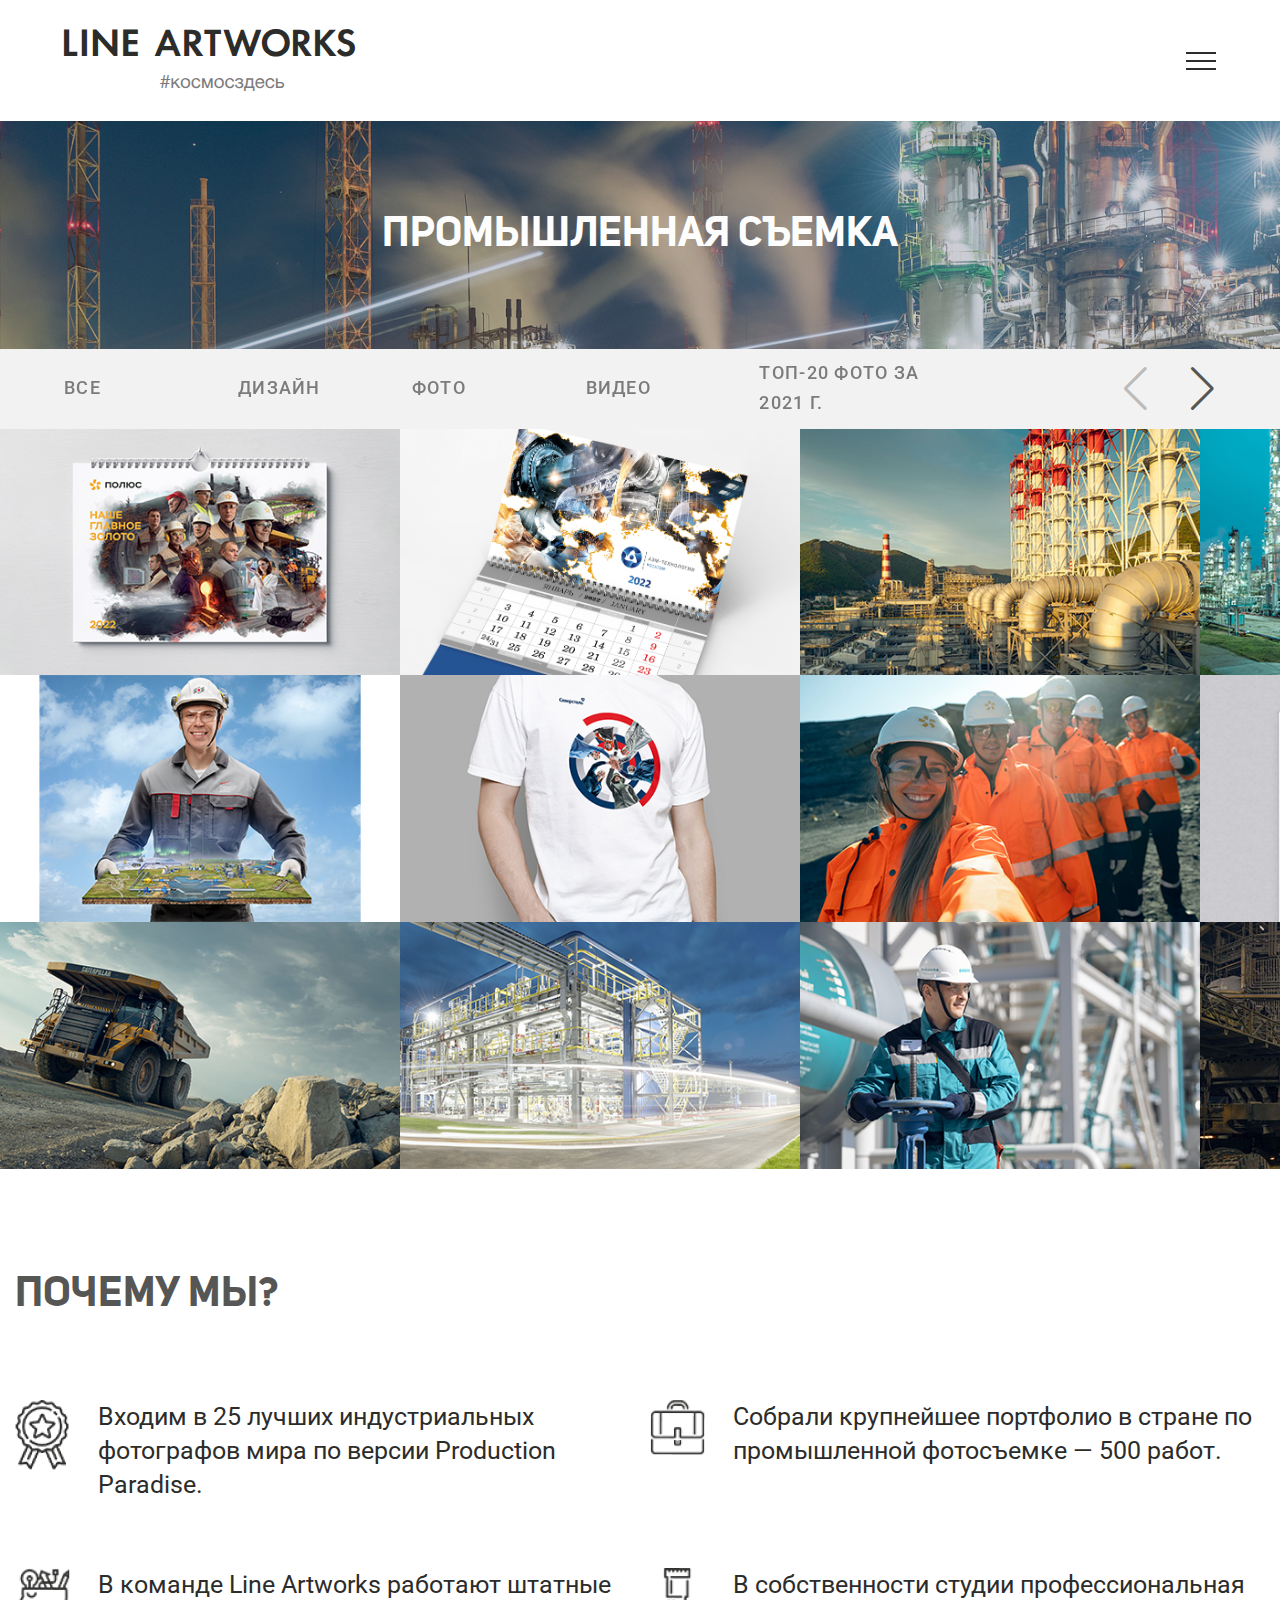
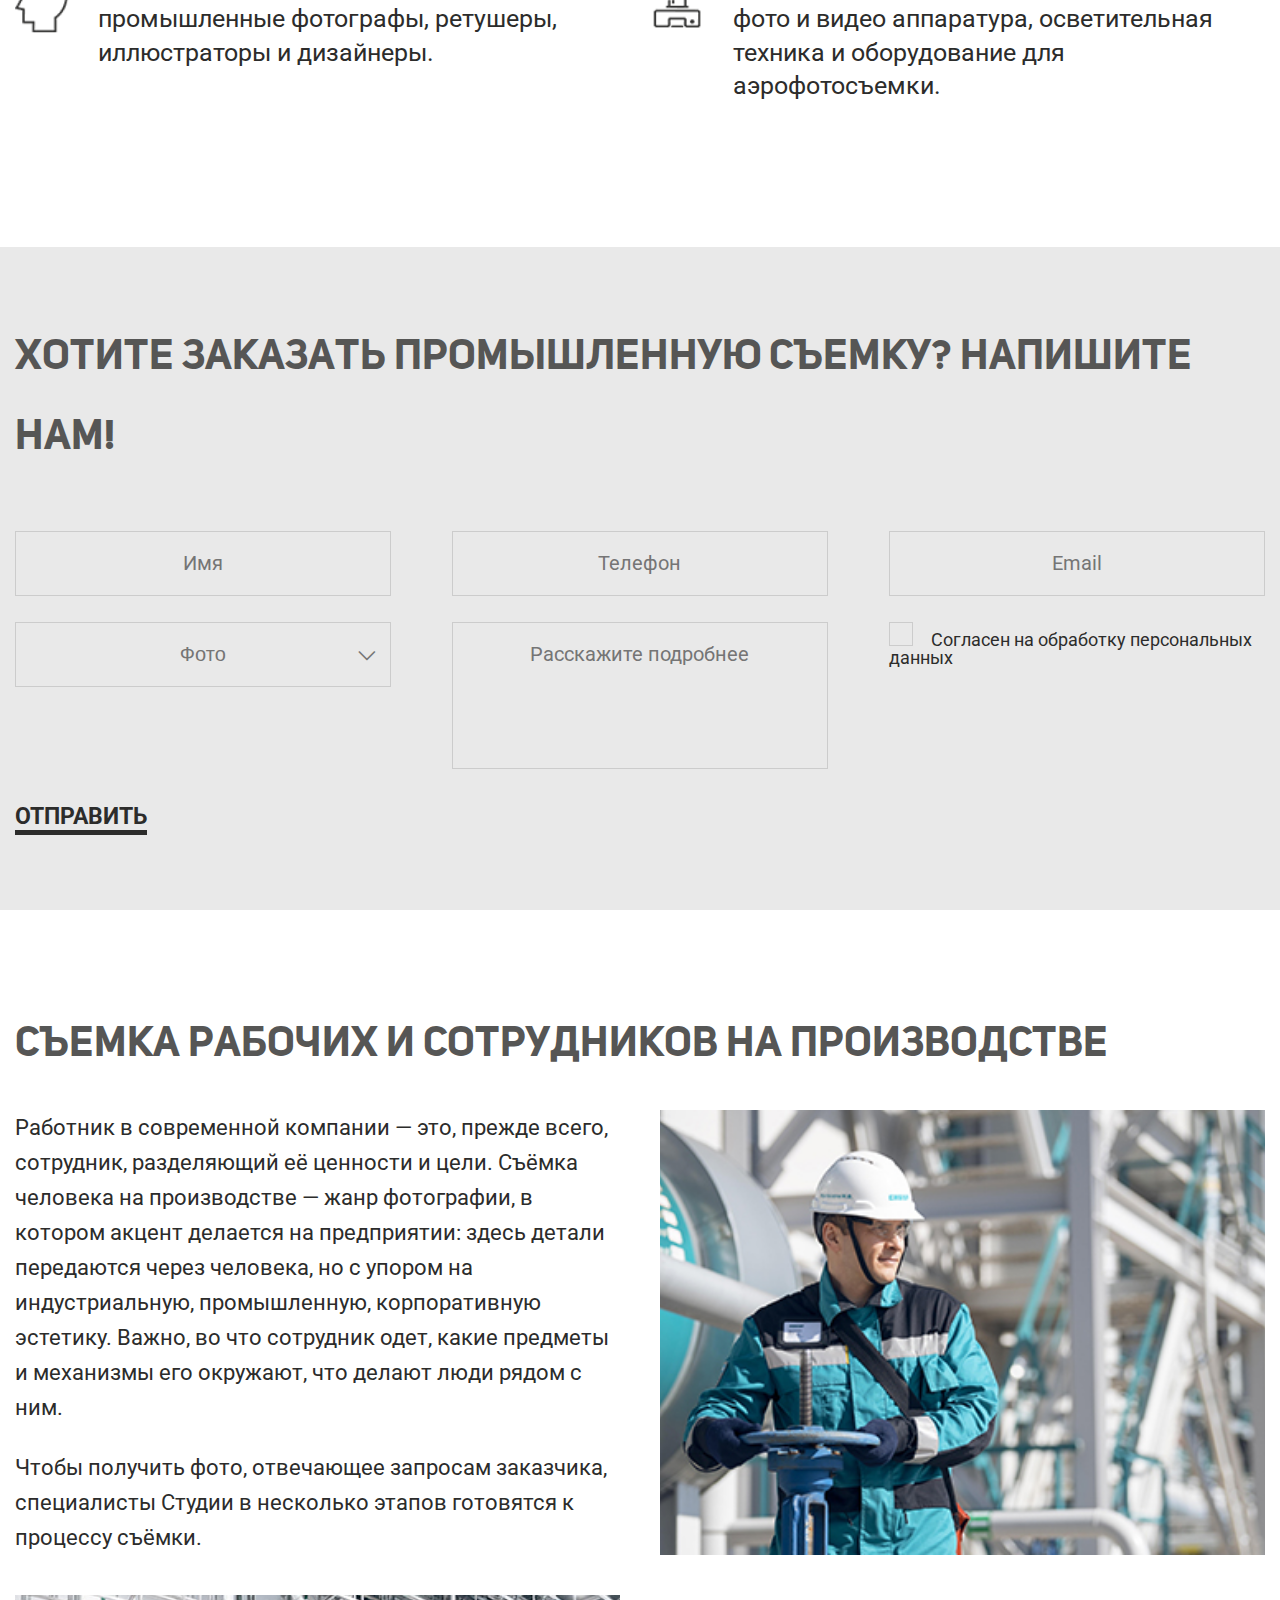
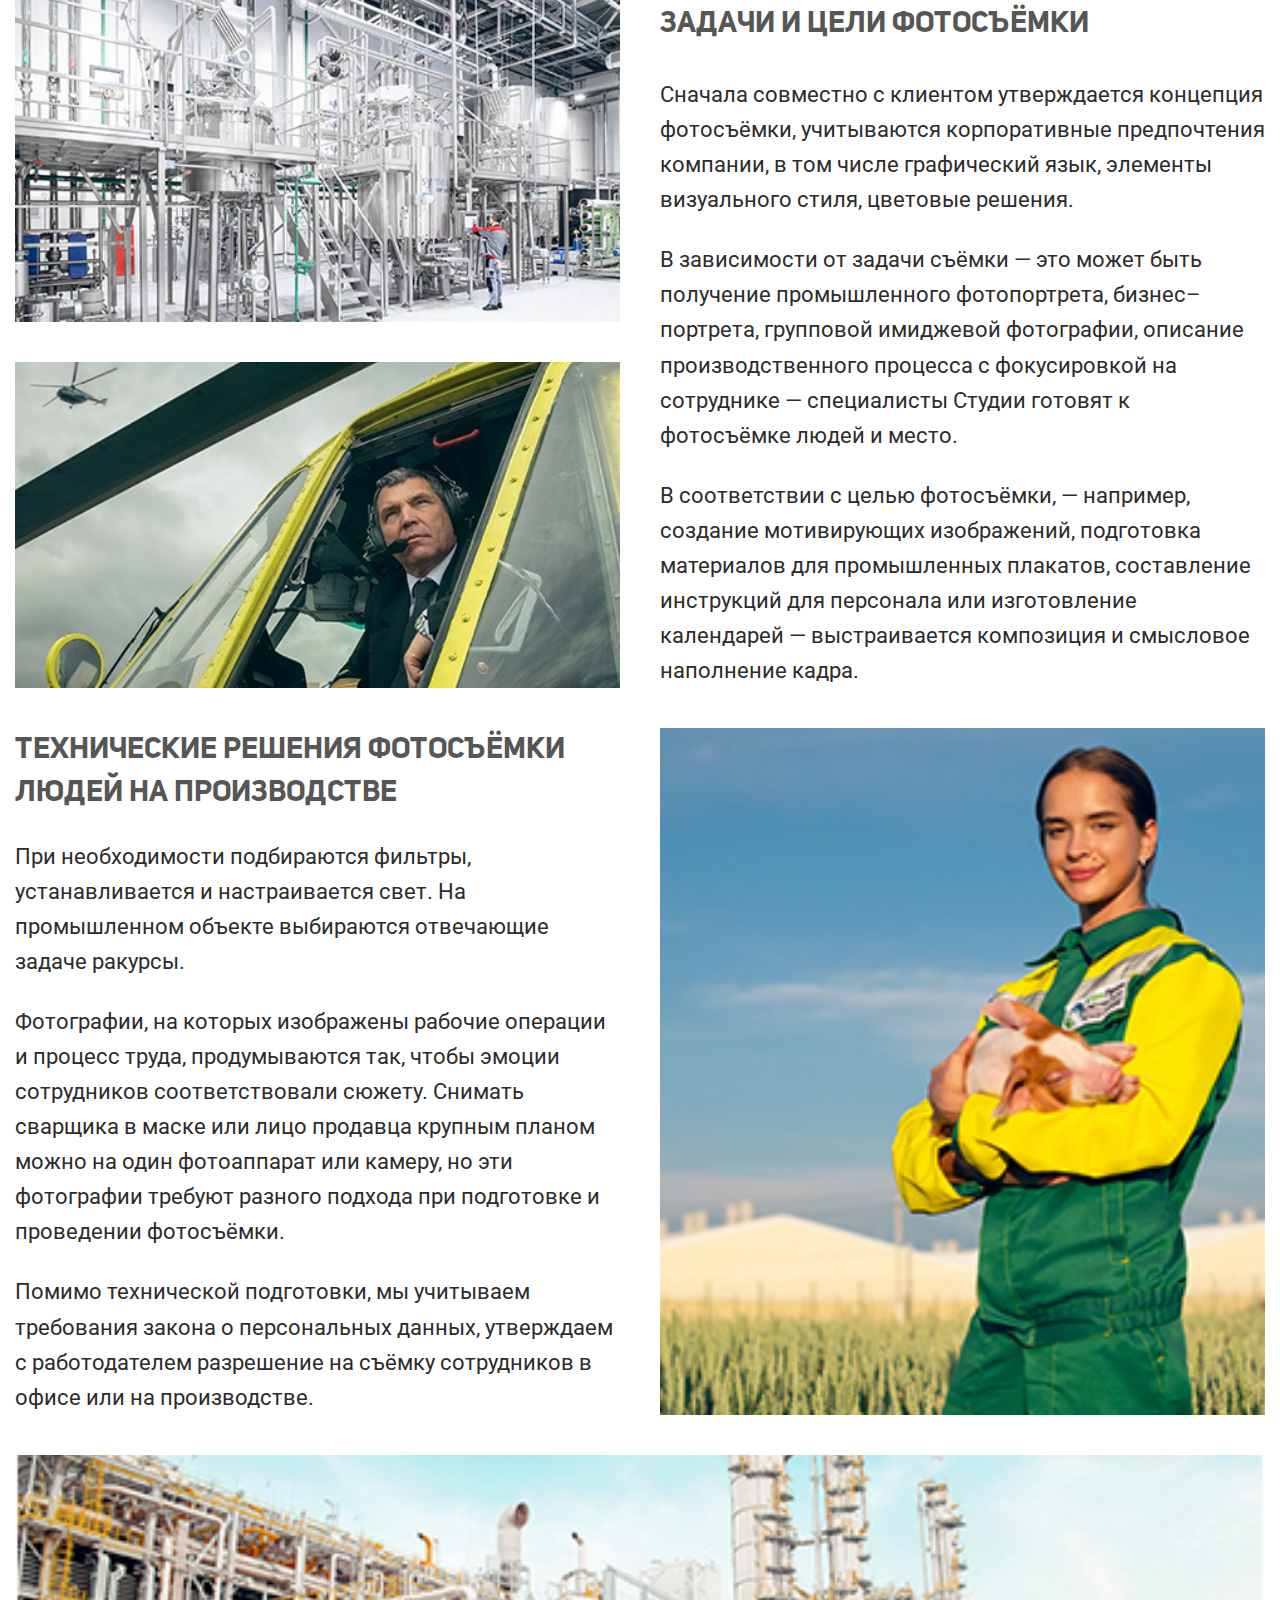
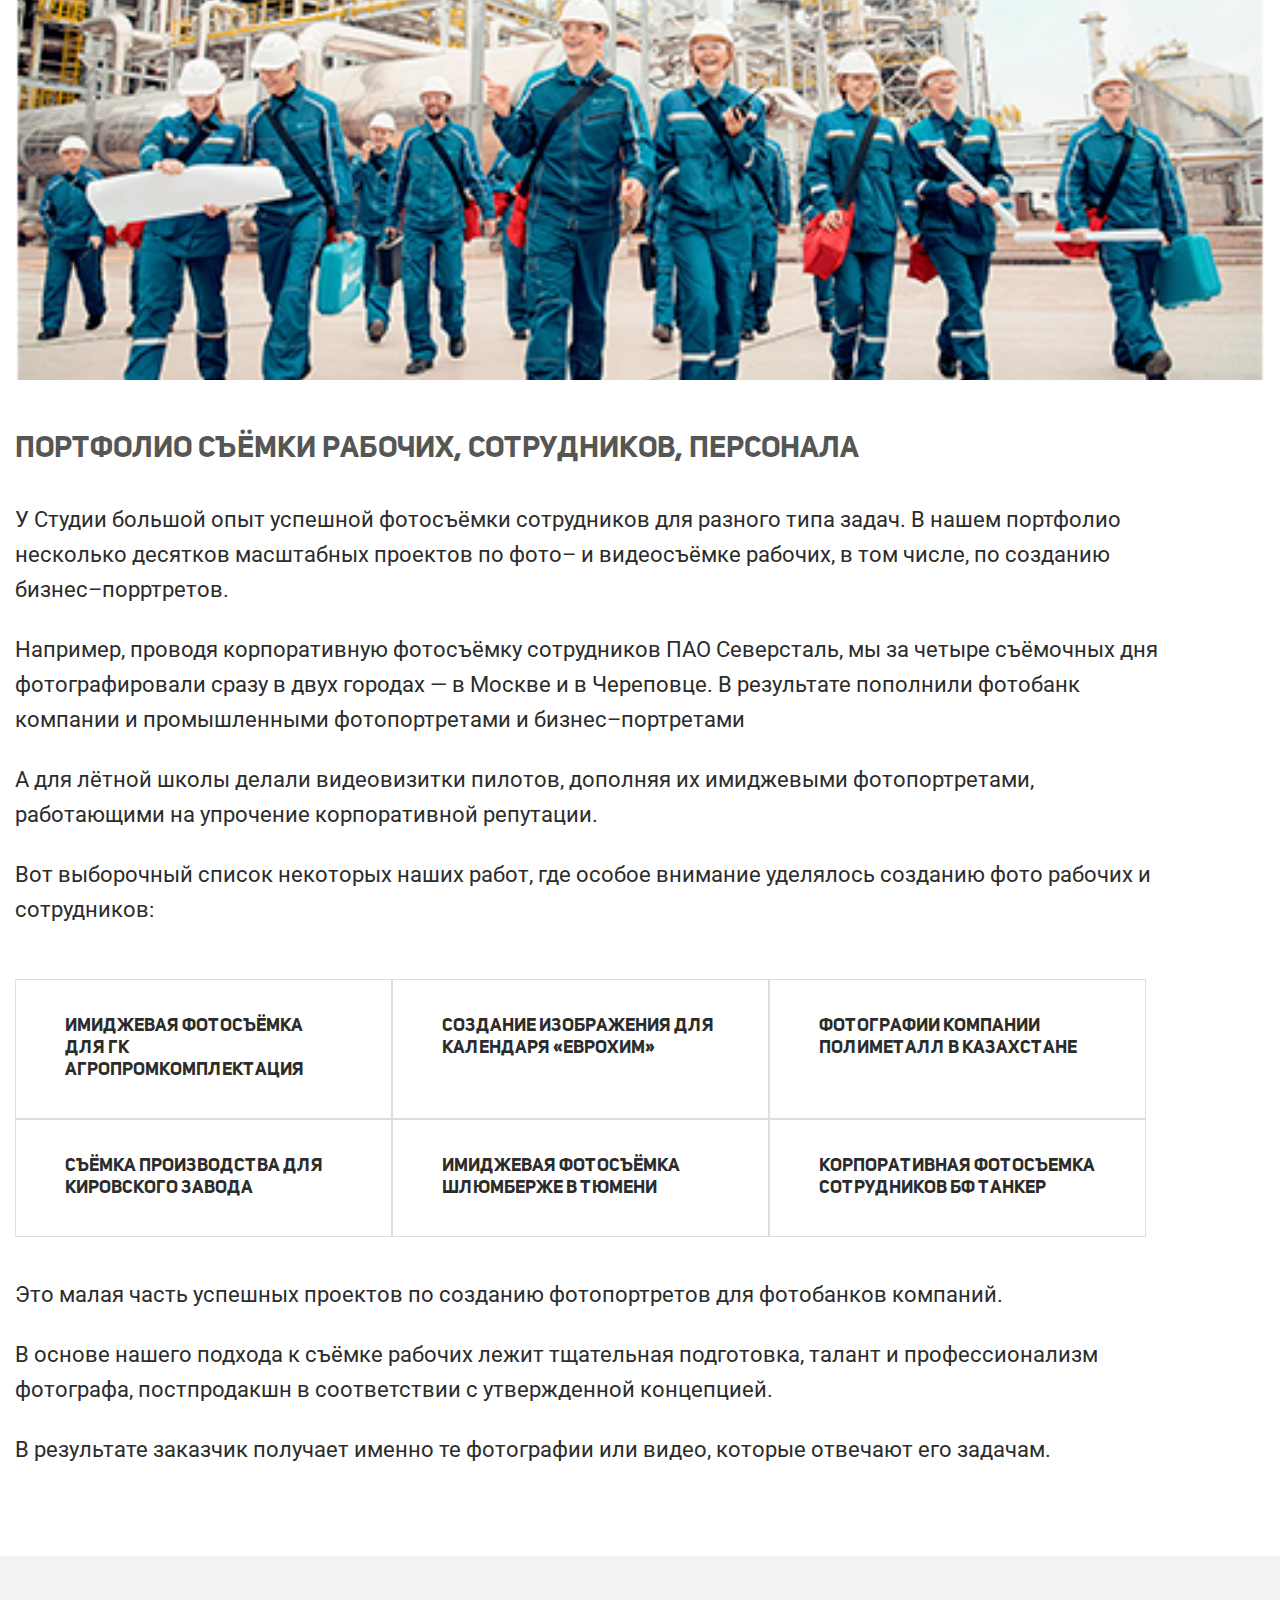
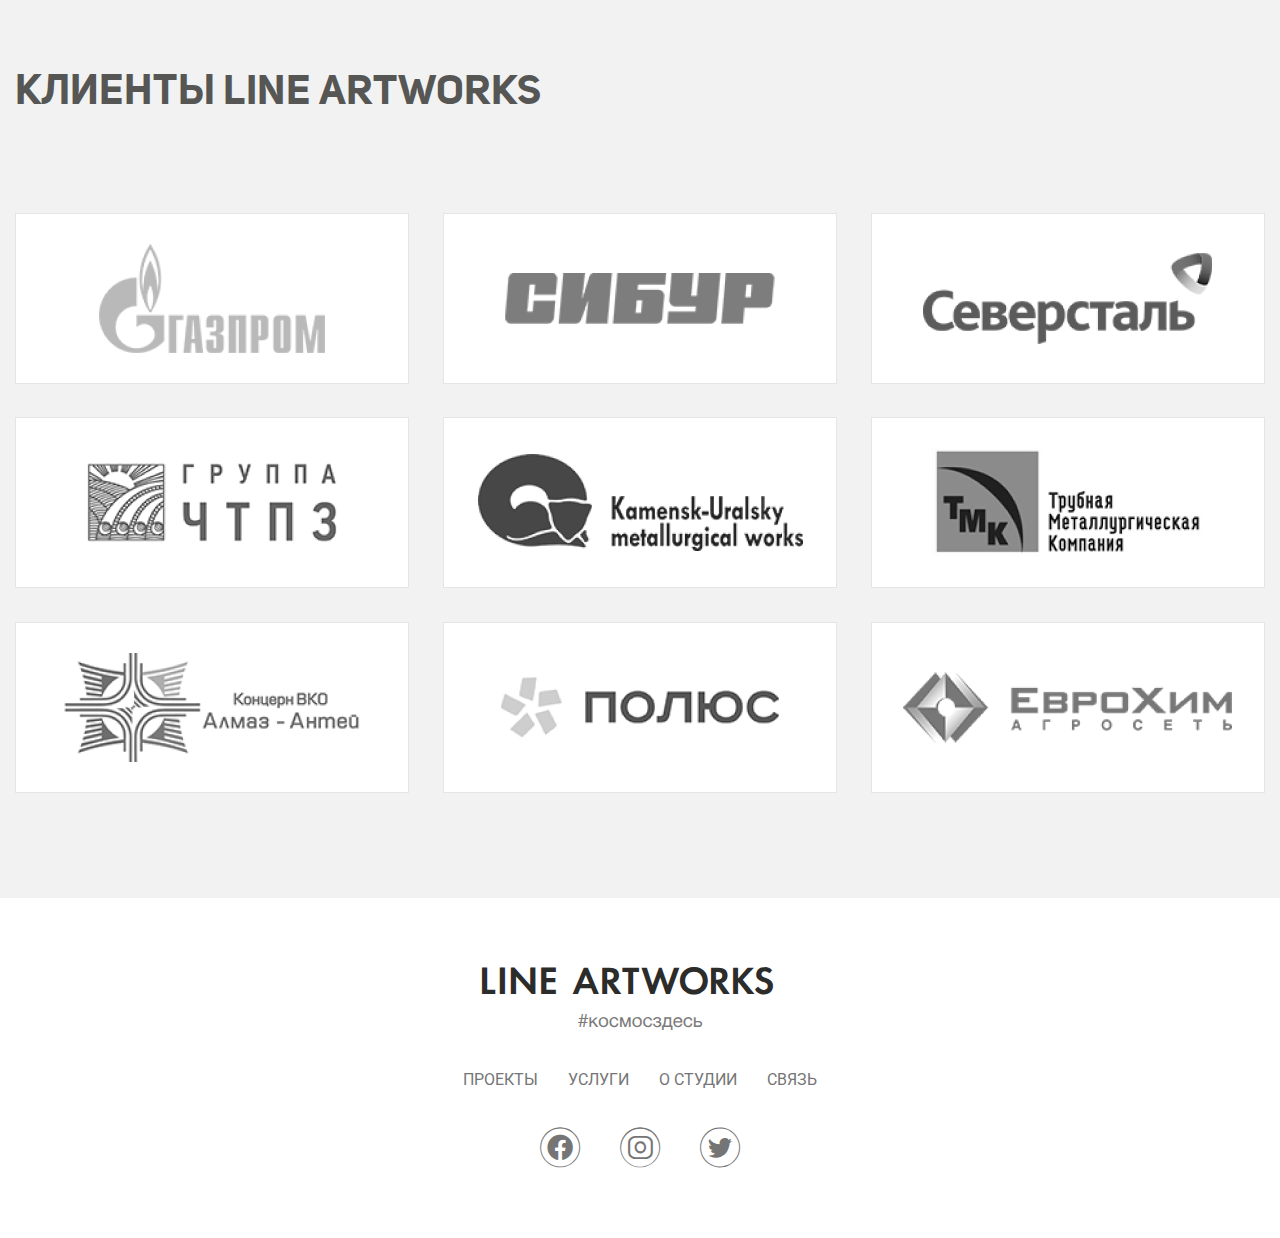
<file: index.html>
<!DOCTYPE html>
<html lang="ru">
<head>
	<meta charset="UTF-8">
	<meta http-equiv="X-UA-Compatible" content="IE=edge">
	<meta name="viewport" content="width=device-width, initial-scale=1.0">
	<link rel="stylesheet" href="https://cdn.jsdelivr.net/npm/swiper/swiper-bundle.min.css"/>
	<link rel="stylesheet" href="css/style.min.css">
	<title>Главная</title>
</head>
<body>
	<div class="wrapper">
		<header id="scrollUp" class="page__header header">
	<div class="header__body">
		<div class="header__column">
			<div class="header__content logo-block">
				<div class="logo-block__logo "><a href="index.html" class="logo-block__link _icon-logo"></a></div>
				<div class="logo-block__hash _icon-hashtag"></div>
			</div>
			<div class="header__content">
				<div class="header__menu menu">
					<div class="menu__icon"><span></span></div>
					<nav class="menu__body">
						<ul class="menu__list">
							<li class="menu__item"><a href="about.html" class="menu__link">Услуги</a></li>
							<li class="menu__item"><a href="#about" class="menu__link">О студии</a></li>
							<li class="menu__item"><a href="#connection" class="menu__link">Связь</a></li>
						</ul>
					</nav>
				</div>	
			</div>
		</div>
		<div class="header__column header__column_contacts">
			<div class="header__content email-block">
				<a href="mailto:mail@lineartworks.ru" class="email-block__link">mail@lineartworks.ru</a>
			</div>
			<div class="header__content phone-block">
				<div class="phone-block__spb">
					<a class="phone-block__link" href="tel:+78123093657">8 (812) 309-36-57</a>
					<span>СПБ</span>
				</div>
				<div class="phone-block__msk">
					<a class="phone-block__link" href="tel:+74954812257">8 (495) 481-22-57</a>
					<span>МСК</span>
				</div>
			</div>
		</div>
	</div>
</header>
		<main class="page">
			<div class="page__industry industry">
				<div class="industry__content">
					<h1 class="industry__title">Промышленная съемка</h1>
					<div class="industry__background _ibg"><img src="img/pageAbout/industry/background.png" alt=""></div>
				</div>
			</div>
			<div class="page__swiper ">
				<div class="swiper__content">
					<div class="swiper__menu menu-swiper swiper">	
						<ul class="menu-swiper__list swiper-wrapper">			
							<li class="menu-swiper__item swiper-slide"><a class="menu-swiper__link" href="#">Все</a></li>
							<li class="menu-swiper__item swiper-slide"><a class="menu-swiper__link" href="#">Дизайн</a></li>
							<li class="menu-swiper__item swiper-slide"><a class="menu-swiper__link" href="#">Фото</a></li>
							<li class="menu-swiper__item swiper-slide"><a class="menu-swiper__link" href="#">Видео</a></li>
							<li class="menu-swiper__item swiper-slide"><a class="menu-swiper__link" href="#">Топ-20 фото за 2021 г.</a></li>			 
						</ul>					
					</div>
					<div class="swiper__navigation">
						<div class="swiper-button-next"></div>
						<div class="swiper-button-prev"></div>
					</div>
				</div>	

				<div class="image-slider swiper mySwiper">
					<div class="image-slider__wrapper swiper-wrapper">
						<div class="image-slider__slide swiper-slide">
							<div class="image-slider__image">
								<img src="img/pageAbout/slider/slide1.jpg" alt="">
							</div>
						</div>
						<div class="image-slider__slide swiper-slide">
							<div class="image-slider__image">
								<img src="img/pageAbout/slider/slide2.jpg" alt="">
							</div>
						</div>
						<div class="image-slider__slide swiper-slide">
							<div class="image-slider__image">
								<img src="img/pageAbout/slider/slide3.jpg" alt="">
							</div>
						</div>
						<div class="image-slider__slide swiper-slide">
							<div class="image-slider__image">
								<img src="img/pageAbout/slider/slide4.jpg" alt="">
							</div>
						</div>
						<div class="image-slider__slide swiper-slide">
							<div class="image-slider__image">
								<img src="img/pageAbout/slider/slide5.jpg" alt="">
							</div>
						</div>
						<div class="image-slider__slide swiper-slide">
							<div class="image-slider__image">
								<img src="img/pageAbout/slider/slide6.jpg" alt="">
							</div>
						</div>
						<div class="image-slider__slide swiper-slide">
							<div class="image-slider__image">
								<img src="img/pageAbout/slider/slide7.jpg" alt="">
							</div>
						</div>
						<div class="image-slider__slide swiper-slide">
							<div class="image-slider__image">
								<img src="img/pageAbout/slider/slide8.jpg" alt="">
							</div>
						</div>
						<div class="image-slider__slide swiper-slide">
							<div class="image-slider__image">
								<img src="img/pageAbout/slider/slide9.jpg" alt="">
							</div>
						</div>
						<div class="image-slider__slide swiper-slide">
							<div class="image-slider__image">
								<img src="img/pageAbout/slider/slide10.jpg" alt="">
							</div>
						</div>
						<div class="image-slider__slide swiper-slide">
							<div class="image-slider__image">
								<img src="img/pageAbout/slider/slide11.jpg" alt="">
							</div>
						</div>
						<div class="image-slider__slide swiper-slide">
							<div class="image-slider__image">
								<img src="img/pageAbout/slider/slide12.jpg" alt="">
							</div>
						</div>
						<div class="image-slider__slide swiper-slide">
							<div class="image-slider__image">
								<img src="img/pageAbout/slider/slide13.jpg" alt="">
							</div>
						</div>
						<div class="image-slider__slide swiper-slide">
							<div class="image-slider__image">
								<img src="img/pageAbout/slider/slide14.jpg" alt="">
							</div>
						</div>
						<div class="image-slider__slide swiper-slide">
							<div class="image-slider__image">
								<img src="img/pageAbout/slider/slide15.jpg" alt="">
							</div>
						</div>
						<div class="image-slider__slide swiper-slide">
							<div class="image-slider__image">
								<img src="img/pageAbout/slider/slide16.jpg" alt="">
							</div>
						</div>
						<div class="image-slider__slide swiper-slide">
							<div class="image-slider__image">
								<img src="img/pageAbout/slider/slide17.jpg" alt="">
							</div>
						</div>
						<div class="image-slider__slide swiper-slide">
							<div class="image-slider__image">
								<img src="img/pageAbout/slider/slide18.jpg" alt="">
							</div>
						</div>
					</div>
				</div>
			</div>
			<section id="about" class="page__advantage advantage">
				<div class="advantage__container _container">
					<div class="advantage__content">
						<h2 class="advantage__title title-block">Почему мы?</h2>
						<div class="advantage__body">
							<div class="advantage__column column-advantage">
								<div class="column-advantage__body">
									<div class="column-advantage__image"><img src="img/pageAbout/advantage/01.png"
											alt="картинка"></div>
									<div class="column-advantage__text">Входим в 25 лучших индустриальных фотографов мира по
										версии Production Paradise.</div>
								</div>
							</div>
							<div class="advantage__column column-advantage">
								<div class="column-advantage__body">
									<div class="column-advantage__image"><img src="img/pageAbout/advantage/02.png"
											alt="картинка"></div>
									<div class="column-advantage__text">Собрали крупнейшее портфолио в стране по промышленной
										фотосъемке — 500 работ.</div>
								</div>
							</div>
							<div class="advantage__column column-advantage">
								<div class="column-advantage__body">
									<div class="column-advantage__image"><img src="img/pageAbout/advantage/03.png"
											alt="картинка"></div>
									<div class="column-advantage__text">В команде Line Artworks работают штатные промышленные
										фотографы, ретушеры, иллюстраторы и дизайнеры.</div>
								</div>
							</div>
							<div class="advantage__column column-advantage">
								<div class="column-advantage__body">
									<div class="column-advantage__image"><img src="img/pageAbout/advantage/04.png"
											alt="картинка"></div>
									<div class="column-advantage__text">В собственности студии профессиональная фото и видео
										аппаратура, осветительная техника и оборудование для аэрофотосъемки.</div>
								</div>
							</div>
						</div>
					</div>
				</div>
			</section>
			<section id="connection" class="page__order order">
				<div class="order__container _container">
					<div class="order__body">
						<h2 class="order__title title-block">ХОТИТЕ ЗАКАЗАТЬ ПРОМЫШЛЕННУЮ СЪЕМКУ? НАПИШИТЕ НАМ!</h2>
						<div class="order__form form">
							<form id="myForm" method="post" action="#" class="form__body">

								<div class="form__inputs">
									<input type="text" id="name" name="name" class=" form__input text required" placeholder="Имя">
									<span class="message-error" data-class="name"></span>
								</div>

								<div class="form__inputs">
									<input type="tel" id="phone" name="phone" class="form__input phone required" placeholder="Телефон">
									<span class="message-error" data-class="phone"></span>
								</div>

								<div class="form__inputs">
									<input id="email" name="email" class="form__input email required" placeholder="Email">
									<span class="message-error" data-class="email"></span>
								</div>

								<div class="form__selects _icon-next">
									<select name="select" id="" class="form__select">
										<option value="foto">Фото</option>
										<option value="video">Видео</option>
										<option value="design">Дизайн</option>
										<option value="reality">Дополненная реальность</option>
									</select>
								</div>

								<div class="form__textareas">
									<textarea id="details" name="details" class="form__textarea"
										placeholder="Расскажите подробнее"></textarea>
								</div>

								<div class="form__checkboxes">
									<label for="agreement">
										<input id="agreement" name="check" type="checkbox"
											class="form__checkbox-real check required">
										<span class="form__checkbox-custom"></span>
										Согласен на обработку персональных данных
										<span class="message-error" data-class="check"></span>
									</label>
								</div>

							</form>
							<button form="myForm" type="submit" value="Отправить" class="form__submit">Отправить</button>
						</div>
					</div>
				</div>
			</section>
			<section class="page__employees employees">
				<div class="employees__container _container">
					<div class="employees__content content-employees">
						<h2 class="content-employees__title title-block">Съемка рабочих и сотрудников на производстве</h2>
						<div class="content-employees__body">
							<div class="content-employees__column column-employees">
								<div class="column-employees__texts texts-employees text-block">
									<div class="texts-employees__paragraph">Работник в современной компании — это, прежде всего,
										сотрудник, разделяющий её ценности и цели. Съёмка человека на производстве — жанр
										фотографии, в котором акцент делается на предприятии: здесь детали передаются через
										человека, но с упором на индустриальную, промышленную, корпоративную эстетику. Важно, во
										что сотрудник одет, какие предметы и механизмы его окружают, что делают люди рядом с ним.
									</div>
									<div class="texts-employees__paragraph">Чтобы получить фото, отвечающее запросам заказчика,
										специалисты Студии в несколько этапов готовятся к процессу съёмки. </div>
								</div>
							</div>
							<div class="content-employees__column column-employees column-employees_img">
								<div class="column-employees__image _ibg">
									<img src="img/pageAbout/employees/worker1.jpg" alt="работник">
								</div>
							</div>
						</div>
					</div>
				</div>
			</section>
			<section class="page__tasks tasks">
				<div class="tasks__container _container">
					<div class="tasks__content content-tasks">
						<div class="content-tasks__body">
							<div class="content-tasks__column column-tasks column-tasks_txt">
								<div class="column-tasks__texts texts-tasks">
									<h3 class="texts-tasks__subtitle subtitle-block">Задачи и цели фотосъёмки</h3>
									<div class="texts-tasks__paragraphs text-block">
										<div class="texts-tasks__paragraph">Сначала совместно с клиентом утверждается концепция
											фотосъёмки, учитываются корпоративные предпочтения компании, в том числе графический
											язык, элементы визуального стиля, цветовые решения.</div>
										<div class="texts-tasks__paragraph">В зависимости от задачи съёмки — это может быть
											получение промышленного фотопортрета, бизнес–портрета, групповой имиджевой фотографии,
											описание производственного процесса с фокусировкой на сотруднике — специалисты Студии
											готовят к фотосъёмке людей и место.</div>
										<div class="texts-tasks__paragraph">В соответствии с целью фотосъёмки, — например,
											создание мотивирующих изображений, подготовка материалов для промышленных плакатов,
											составление инструкций для персонала или изготовление календарей — выстраивается
											композиция и смысловое наполнение кадра.</div>
									</div>
								</div>
							</div>
							<div class="content-tasks__column column-tasks column-tasks_img">
								<div class="column-tasks__image _ibg">
									<img src="img/pageAbout/employees/worker2.jpg" alt="работник">
								</div>
							</div>
							<div class="content-tasks__column column-tasks column-tasks_img">
								<div class="column-tasks__image _ibg">
									<img src="img/pageAbout/employees/worker3.jpg" alt="работник">
								</div>
							</div>

						</div>
					</div>
				</div>
			</section>
			<section class="page__solutions solutions">
				<div class="solutions__container _container">
					<div class="solutions__content content-solutions">
						<div class="content-solutions__body">
							<div class="content-solutions__column column-solutions">
								<div class="column-solutions__texts texts-solutions">
									<h3 class="texts-solutions__subtitle subtitle-block">Технические решения фотосъёмки людей на
										производстве</h3>
									<div class="texts-solutions__paragraphs text-block">
										<div class="texts-solutions__paragraph">При необходимости подбираются фильтры,
											устанавливается и настраивается свет. На промышленном объекте выбираются отвечающие
											задаче ракурсы.</div>
										<div class="texts-solutions__paragraph">Фотографии, на которых изображены рабочие операции
											и процесс труда, продумываются так, чтобы эмоции сотрудников соответствовали сюжету.
											Снимать сварщика в маске или лицо продавца крупным планом можно на один фотоаппарат или
											камеру, но эти фотографии требуют разного подхода при подготовке и проведении
											фотосъёмки.</div>
										<div class="texts-solutions__paragraph">Помимо технической подготовки, мы учитываем
											требования закона о персональных данных, утверждаем с работодателем разрешение на
											съёмку сотрудников в офисе или на производстве.</div>
									</div>
								</div>
							</div>
							<div class="content-solutions__column column-solutions column-solutions_img">
								<div class="column-solutions__image _ibg">
									<img src="img/pageAbout/employees/worker4.jpg" alt="работник">
								</div>
							</div>
							<div
								class="content-solutions__column column-solutions column-solutions_img column-solutions_img-bottom">
								<div class="column-solutions__image _ibg">
									<img src="img/pageAbout/employees/worker5.jpg" alt="работник">
								</div>
							</div>
						</div>
					</div>
				</div>
			</section>
			<section class="page__portfolio portfolio">
				<div class="portfolio__container _container">
					<div class="portfolio__content content-portfolio">
						<div class="content-portfolio__body">
							<h3 class="content-portfolio__subtitle subtitle-block">Портфолио съёмки рабочих, сотрудников,
								персонала</h3>
							<div class="content-portfolio__paragraphs text-block">
								<div class="content-portfolio__paragraph">У Студии большой опыт успешной фотосъёмки сотрудников
									для разного типа задач. В нашем портфолио несколько десятков масштабных проектов по фото– и
									видеосъёмке рабочих, в том числе, по созданию бизнес–порртретов.</div>
								<div class="content-portfolio__paragraph"> Например, проводя корпоративную фотосъёмку
									сотрудников ПАО Северсталь, мы за четыре съёмочных дня фотографировали сразу в двух городах —
									в Москве и в Череповце. В результате пополнили фотобанк компании и промышленными
									фотопортретами и бизнес–портретами</div>
								<div class="content-portfolio__paragraph">А для лётной школы делали видеовизитки пилотов,
									дополняя их имиджевыми фотопортретами, работающими на упрочение корпоративной репутации.
								</div>
								<div class="content-portfolio__paragraph">Вот выборочный список некоторых наших работ, где
									особое внимание уделялось созданию фото рабочих и сотрудников:</div>
							</div>

							<div class="content-portfolio__cards cards-portfolio">
								<div class="cards-portfolio__body">
									<div class="cards-portfolio__item item-card">
										<div class="item-card__img _ibg"><img src="img/service/backgroundCard.jpg" alt=""></div>
										<div class="item-card__block item-card__block_portfolio">
											<h4 class="item-card__title">ИМИДЖЕВАЯ ФОТОСЪЁМКА ДЛЯ Гк АГРОПРОМКОМПЛЕКТАЦИЯ</h4>
										</div>
									</div>
									<div class="cards-portfolio__item item-card">
										<div class="item-card__img _ibg"><img src="img/service/backgroundCard.jpg" alt=""></div>
										<div class="item-card__block item-card__block_portfolio">
											<h4 class="item-card__title">СОЗДАНИЕ ИЗОБРАЖЕНИЯ ДЛЯ КАЛЕНДАРЯ «ЕВРОХИМ»</h4>
										</div>
									</div>
									<div class="cards-portfolio__item item-card">
										<div class="item-card__img _ibg"><img src="img/service/backgroundCard.jpg" alt=""></div>
										<div class="item-card__block item-card__block_portfolio">
											<h4 class="item-card__title">ФОТОГРАФИИ КОМПАНИИ ПОЛИМЕТАЛЛ В КАЗАХСТАНЕ</h4>
										</div>
									</div>
									<div class="cards-portfolio__item item-card">
										<div class="item-card__img _ibg"><img src="img/service/backgroundCard.jpg" alt=""></div>
										<div class="item-card__block item-card__block_portfolio">
											<h4 class="item-card__title">СЪЁМКА ПРОИЗВОДСТВА ДЛЯ КИРОВСКОГО ЗАВОДА</h4>
										</div>
									</div>
									<div class="cards-portfolio__item item-card">
										<div class="item-card__img _ibg"><img src="img/service/backgroundCard.jpg" alt=""></div>
										<div class="item-card__block item-card__block_portfolio">
											<h4 class="item-card__title">ИМИДЖЕВАЯ ФОТОСЪЁМКА ШЛЮМБЕРЖЕ В ТЮМЕНИ</h4>
										</div>
									</div>
									<div class="cards-portfolio__item item-card">
										<div class="item-card__img _ibg"><img src="img/service/backgroundCard.jpg" alt=""></div>
										<div class="item-card__block item-card__block_portfolio">
											<h4 class="item-card__title">КОРПОРАТИВНАЯ ФОТОСЪЕМКА СОТРУДНИКОВ БФ ТАНКЕР</h4>
										</div>
									</div>
								</div>
							</div>
							<div class="content-portfolio__paragraphs text-block">
								<div class="content-portfolio__paragraph">Это малая часть успешных проектов по созданию
									фотопортретов для фотобанков компаний.</div>
								<div class="content-portfolio__paragraph">В основе нашего подхода к съёмке рабочих лежит
									тщательная подготовка, талант и профессионализм фотографа, постпродакшн в соответствии с
									утвержденной концепцией.</div>
								<div class="content-portfolio__paragraph">В результате заказчик получает именно те фотографии
									или видео, которые отвечают его задачам.</div>
							</div>

						</div>
					</div>
				</div>
			</section>
			<section class="page__clients clients">
				<div class="clients__container _container">
					<div class="clients__content content-clients">
						<h3 class="content-clients__title title-block">Клиенты Line Artworks</h3>
						<div class="content-clients__body">
							<div class="content-clients__card">
								<div class="content-clients__logo-client"><img src="img/pageAbout/clients/client1.png" alt=""></div>
							</div>
							<div class="content-clients__card">
								<div class="content-clients__logo-client"><img src="img/pageAbout/clients/client2.png" alt=""></div>
							</div>
							<div class="content-clients__card">
								<div class="content-clients__logo-client"><img src="img/pageAbout/clients/client3.png" alt=""></div>
							</div>
							<div class="content-clients__card">
								<div class="content-clients__logo-client"><img src="img/pageAbout/clients/client4.png" alt=""></div>
							</div>
							<div class="content-clients__card">
								<div class="content-clients__logo-client"><img src="img/pageAbout/clients/client5.png" alt=""></div>
							</div>
							<div class="content-clients__card">
								<div class="content-clients__logo-client"><img src="img/pageAbout/clients/client6.png" alt=""></div>
							</div>
							<div class="content-clients__card">
								<div class="content-clients__logo-client"><img src="img/pageAbout/clients/client7.png" alt=""></div>
							</div>
							<div class="content-clients__card">
								<div class="content-clients__logo-client"><img src="img/pageAbout/clients/client8.png" alt=""></div>
							</div>
							<div class="content-clients__card">
								<div class="content-clients__logo-client"><img src="img/pageAbout/clients/client9.png" alt=""></div>
							</div>
						</div>
					</div>
				</div>
			</section>
			<div id="buttonUp" class="buttonUp__block"><a class="buttonUp__link _icon-next" href="#scrollUp"></a></div>
		</main>
		<footer class="page__footer footer">
	<div class="footer__container _container">
		<div class="footer__body">
			<div class="footer__content logo-block">
				<div class="logo-block__logo _icon-logo"></div>
				<div class="logo-block__hash _icon-hashtag"></div>
			</div>
			<div class="footer__menu menu-footer">
				<nav class="menu-footer__body">
					<ul class="menu-footer__list">
						<li class="menu-footer__item"><a href="#" class="menu-footer__link">Проекты</a></li>
						<li class="menu-footer__item"><a href="#" class="menu-footer__link">Услуги</a></li>
						<li class="menu-footer__item"><a href="#" class="menu-footer__link">О студии</a></li>
						<li class="menu-footer__item"><a href="#" class="menu-footer__link">Связь</a></li>
					</ul>
				</nav>
			</div>
			<div class="footer__network network">
				<ul class="network__list">
					<li class="network__item"><a href="#" class="network__link _icon-facebook"></a></li>
					<li class="network__item"><a href="#" class="network__link _icon-insta"></a></li>
					<li class="network__item"><a href="#" class="network__link _icon-twitter"></a></li>
				</ul>
			</div>
		</div>
	</div>
</footer>
	</div>
	<script src="https://cdn.jsdelivr.net/npm/swiper/swiper-bundle.min.js"></script>
	<script src="js/app.min.js"></script>
</body>

</html>
</file>
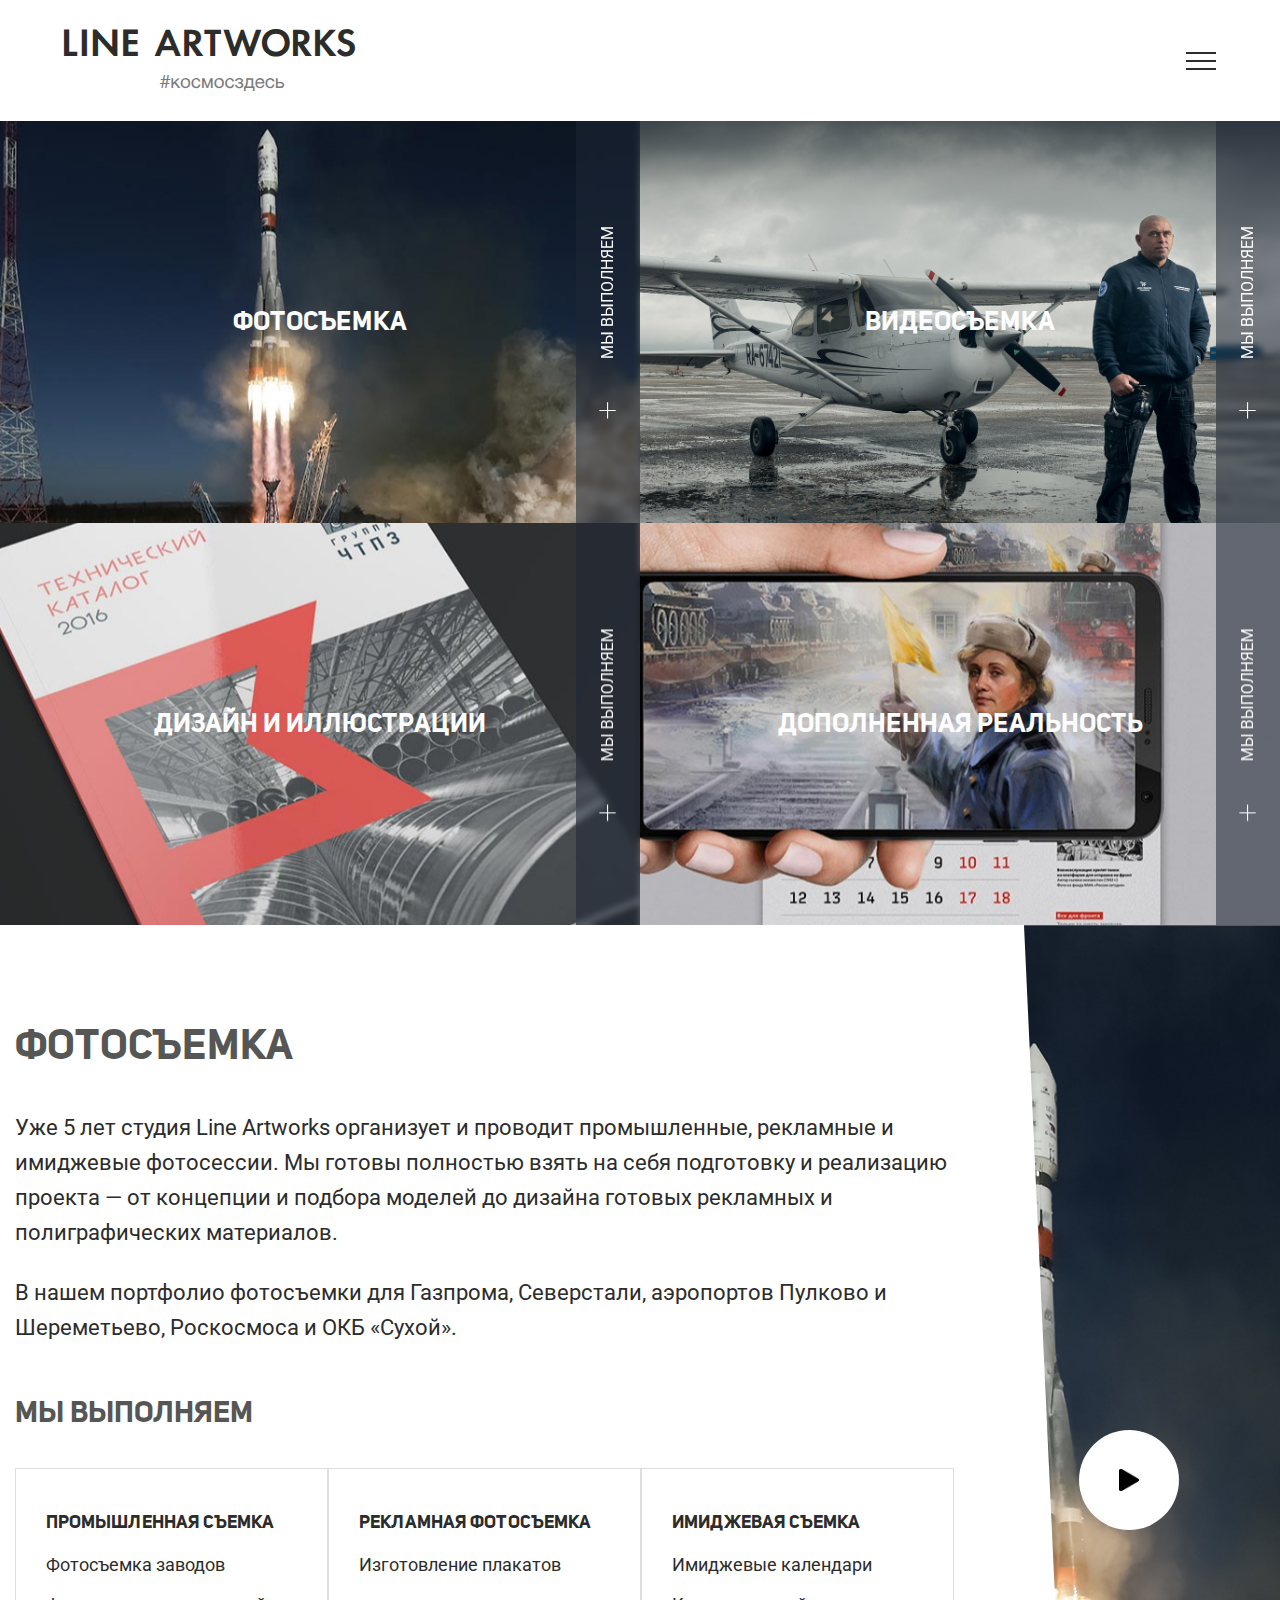
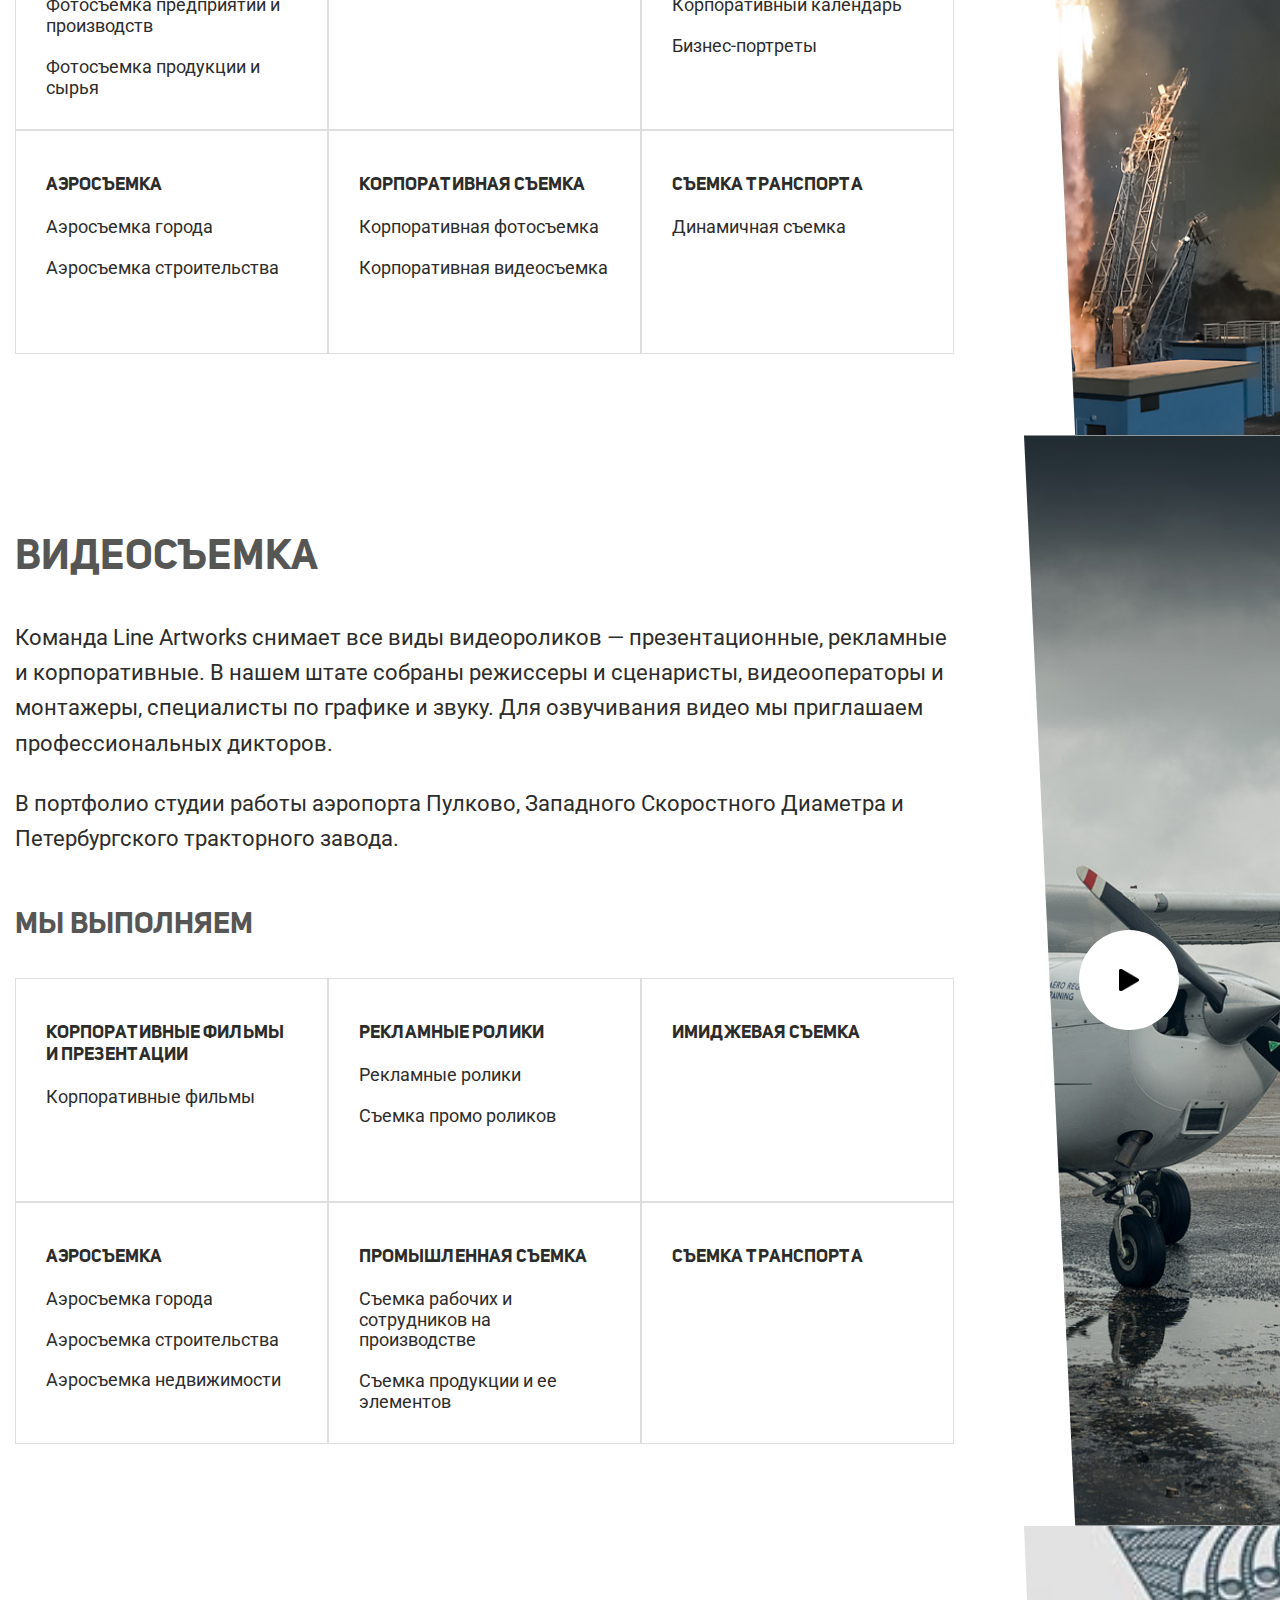
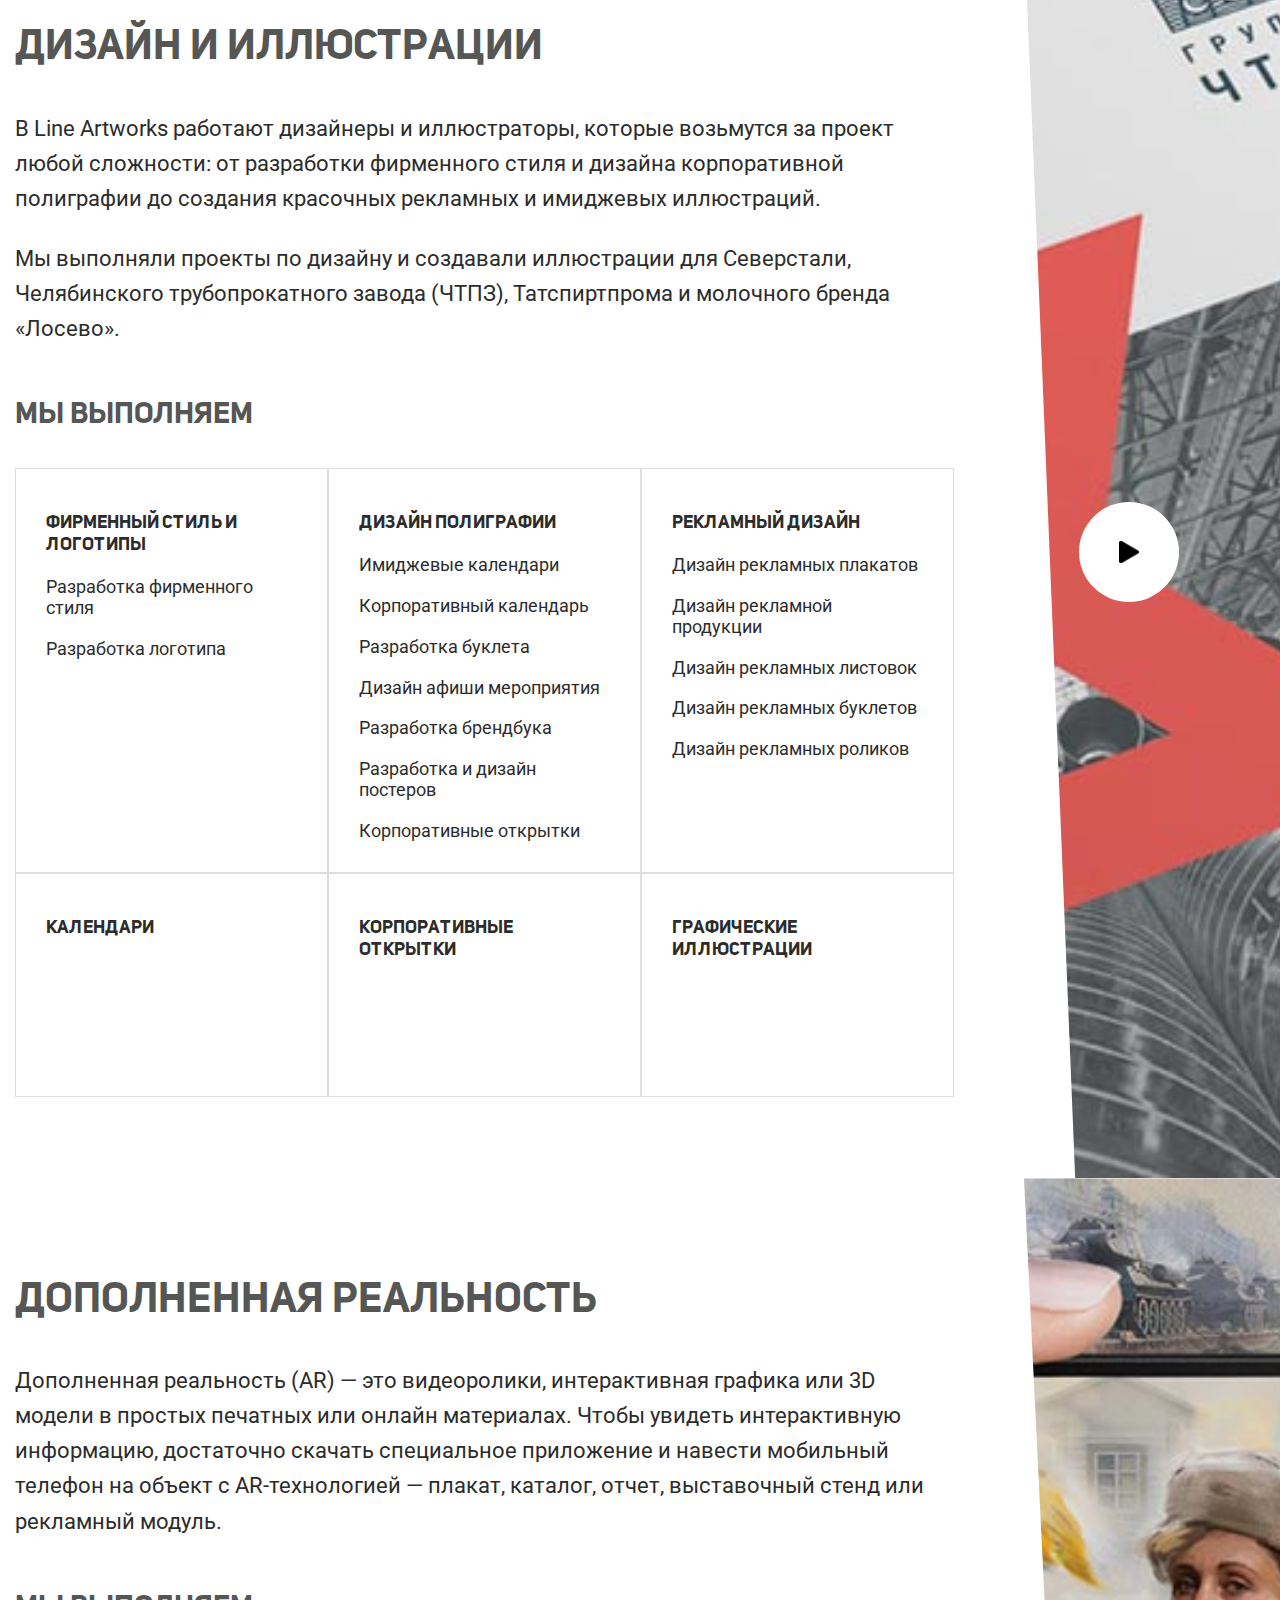
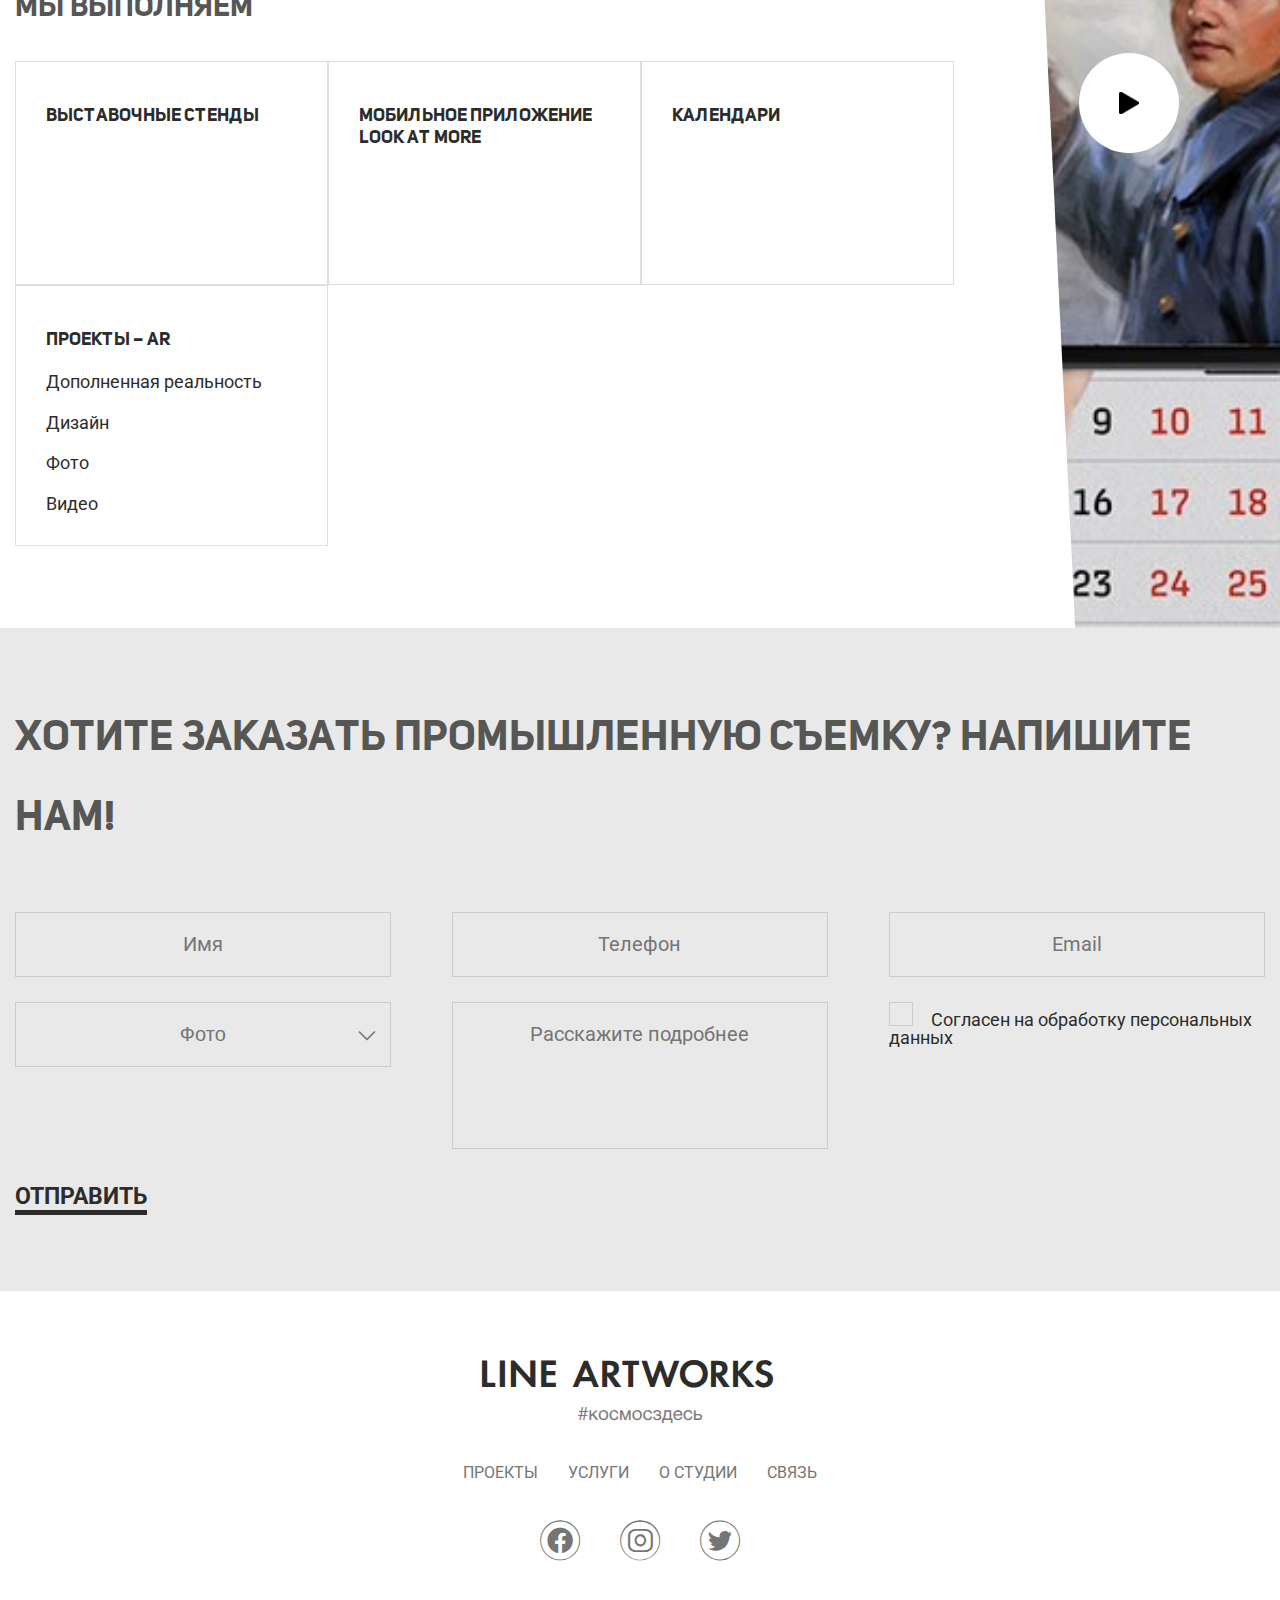
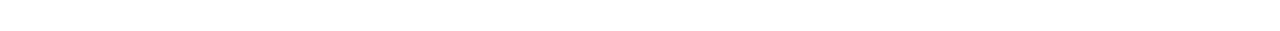
<file: about.html>
<!DOCTYPE html>
<html lang="ru">
<head>
	<meta charset="UTF-8">
	<meta http-equiv="X-UA-Compatible" content="IE=edge">
	<meta name="viewport" content="width=device-width, initial-scale=1.0">
	<link rel="stylesheet" href="https://cdn.jsdelivr.net/npm/swiper/swiper-bundle.min.css"/>
	<link rel="stylesheet" href="css/style.min.css">
	<title>О нас</title>
</head>

<body>
	<div class="wrapper">
		<header id="scrollUp" class="page__header header">
	<div class="header__body">
		<div class="header__column">
			<div class="header__content logo-block">
				<div class="logo-block__logo "><a href="index.html" class="logo-block__link _icon-logo"></a></div>
				<div class="logo-block__hash _icon-hashtag"></div>
			</div>
			<div class="header__content">
				<div class="header__menu menu">
					<div class="menu__icon"><span></span></div>
					<nav class="menu__body">
						<ul class="menu__list">
							<li class="menu__item"><a href="about.html" class="menu__link">Услуги</a></li>
							<li class="menu__item"><a href="#about" class="menu__link">О студии</a></li>
							<li class="menu__item"><a href="#connection" class="menu__link">Связь</a></li>
						</ul>
					</nav>
				</div>	
			</div>
		</div>
		<div class="header__column header__column_contacts">
			<div class="header__content email-block">
				<a href="mailto:mail@lineartworks.ru" class="email-block__link">mail@lineartworks.ru</a>
			</div>
			<div class="header__content phone-block">
				<div class="phone-block__spb">
					<a class="phone-block__link" href="tel:+78123093657">8 (812) 309-36-57</a>
					<span>СПБ</span>
				</div>
				<div class="phone-block__msk">
					<a class="phone-block__link" href="tel:+74954812257">8 (495) 481-22-57</a>
					<span>МСК</span>
				</div>
			</div>
		</div>
	</div>
</header>
		<main class="page-about">
			<div class="page-about__main-block main-block">
				<div class="main-block__body">
					<div class="main-block__content">
						<h2 class="main-block__title">Фотосъемка</h2>
						<div class="main-block__img _ibg"><img src="img/main-block/img1.jpg" alt=""></div>
						<div class="main-block__services services-main-block">
							<div class="services-main-block__body">
								<div class="services-main-block__title _icon-plus">Мы выполняем</div>
								<ul class="services-main-block__list">
									<li class="services-main-block__item">Промышленная съемка</li>
									<li class="services-main-block__item">Рекламная съемка</li>
									<li class="services-main-block__item">Имиджевая съемка</li>
									<li class="services-main-block__item">Аэрофотосъемка</li>
									<li class="services-main-block__item">Фотосъемка транспорта</li>
									<li class="services-main-block__item">Корпоративная съемка</li>
								</ul>
							</div>
						</div>
					</div>
					<div class="main-block__content">
						<h2 class="main-block__title">Видеосъемка</h2>
						<div class="main-block__img _ibg"><img src="img/main-block/img2.jpg" alt=""></div>
						<div class="main-block__services services-main-block">
							<div class="services-main-block__body">
								<div class="services-main-block__title _icon-plus">Мы выполняем</div>
								<ul class="services-main-block__list">
									<li class="services-main-block__item">Промышленная съемка</li>
									<li class="services-main-block__item">Рекламная съемка</li>
									<li class="services-main-block__item">Имиджевая съемка</li>
									<li class="services-main-block__item">Аэрофотосъемка</li>
									<li class="services-main-block__item">Фотосъемка транспорта</li>
									<li class="services-main-block__item">Корпоративная съемка</li>
								</ul>
							</div>
						</div>
					</div>
					<div class="main-block__content">
						<h2 class="main-block__title">Дизайн и иллюстрации</h2>
						<div class="main-block__img _ibg"><img src="img/main-block/img3.jpg" alt=""></div>
						<div class="main-block__services services-main-block">
							<div class="services-main-block__body">
								<div class="services-main-block__title _icon-plus">Мы выполняем</div>
								<ul class="services-main-block__list">
									<li class="services-main-block__item">Промышленная съемка</li>
									<li class="services-main-block__item">Рекламная съемка</li>
									<li class="services-main-block__item">Имиджевая съемка</li>
									<li class="services-main-block__item">Аэрофотосъемка</li>
									<li class="services-main-block__item">Фотосъемка транспорта</li>
									<li class="services-main-block__item">Корпоративная съемка</li>
								</ul>
							</div>
						</div>
					</div>
					<div class="main-block__content">
						<h2 class="main-block__title">Дополненная реальность</h2>
						<div class="main-block__img _ibg"><img src="img/main-block/img4.jpg" alt=""></div>
						<div class="main-block__services services-main-block">
							<div class="services-main-block__body">
								<div class="services-main-block__title _icon-plus">Мы выполняем</div>
								<ul class="services-main-block__list">
									<li class="services-main-block__item">Промышленная съемка</li>
									<li class="services-main-block__item">Рекламная съемка</li>
									<li class="services-main-block__item">Имиджевая съемка</li>
									<li class="services-main-block__item">Аэрофотосъемка</li>
									<li class="services-main-block__item">Фотосъемка транспорта</li>
									<li class="services-main-block__item">Корпоративная съемка</li>
								</ul>
							</div>
						</div>
					</div>
				</div>
			</div>
			<section id="about" class="page-about__service service">
				<div class="service__container _container">
					<div class="service__column column-service__content content-service">
						<div class="content-service__body">
							<h2 class="content-service__title title-block">Фотосъемка</h2>
							<div class="content-service__text text-block">
								<div class="content-service__paragraph">Уже 5 лет студия Line Artworks организует и проводит
									промышленные, рекламные и имиджевые фотосессии. Мы готовы полностью взять на себя подготовку
									и реализацию проекта — от концепции и подбора моделей до дизайна готовых рекламных и
									полиграфических материалов.</div>
								<div class="content-service__paragraph">В нашем портфолио фотосъемки для Газпрома, Северстали,
									аэропортов Пулково и Шереметьево, Роскосмоса и ОКБ «Сухой».</div>
							</div>
							<h3 class="content-service__subtitle subtitle-block">Мы выполняем</h3>
							<div class="content-service__cards cards-service">
								<div class="cards-service__body">
									<div class="cards-service__item item-card">
										<div class="item-card__img _ibg"><img src="img/service/backgroundCard.jpg" alt=""></div>
										<div class="item-card__block">
											<h4 class="item-card__title">Промышленная съемка</h4>
											<ul class="item-card__list">
												<li class="item-card__item"><a href="#" class="item-card__link">Фотосъемка заводов
													</a></li>
												<li class="item-card__item"><a href="#" class="item-card__link">Фотосъемка
														предприятий и производств</a></li>
												<li class="item-card__item"><a href="#" class="item-card__link">Фотосъемка продукции
														и сырья</a></li>
											</ul>
										</div>
									</div>
									<div class="cards-service__item item-card">
										<div class="item-card__img _ibg"><img src="img/service/backgroundCard.jpg" alt=""></div>
										<div class="item-card__block">
											<h4 class="item-card__title">РЕКЛАМНАЯ фотоСЪЕМКА
											</h4>
											<ul class="item-card__list">
												<li class="item-card__item"><a href="#" class="item-card__link">Изготовление
														плакатов</a></li>
											</ul>
										</div>
									</div>
									<div class="cards-service__item item-card">
										<div class="item-card__img _ibg"><img src="img/service/backgroundCard.jpg" alt=""></div>
										<div class="item-card__block">
											<h4 class="item-card__title">иМИДЖЕВАЯ СЪЕМКА</h4>
											<ul class="item-card__list">
												<li class="item-card__item"><a href="#" class="item-card__link">Имиджевые
														календари</a></li>
												<li class="item-card__item"><a href="#" class="item-card__link">Корпоративный
														календарь</a></li>
												<li class="item-card__item"><a href="#" class="item-card__link">Бизнес-портреты</a>
												</li>
											</ul>
										</div>
									</div>
									<div class="cards-service__item item-card">
										<div class="item-card__img _ibg"><img src="img/service/backgroundCard.jpg" alt=""></div>
										<div class="item-card__block">
											<h4 class="item-card__title">Аэросъемка</h4>
											<ul class="item-card__list">
												<li class="item-card__item"><a href="#" class="item-card__link">Аэросъемка города
													</a></li>
												<li class="item-card__item"><a href="#" class="item-card__link">Аэросъемка
														строительства
													</a></li>
											</ul>
										</div>
									</div>
									<div class="cards-service__item item-card">
										<div class="item-card__img _ibg"><img src="img/service/backgroundCard.jpg" alt=""></div>
										<div class="item-card__block">
											<h4 class="item-card__title">КОРПОРАТИВНАЯ СЪЕМКА</h4>
											<ul class="item-card__list">
												<li class="item-card__item"><a href="#" class="item-card__link">Корпоративная
														фотосъемка</a></li>
												<li class="item-card__item"><a href="#" class="item-card__link">Корпоративная
														видеосъемка</a></li>
											</ul>
										</div>
									</div>
									<div class="cards-service__item item-card">
										<div class="item-card__img _ibg"><img src="img/service/backgroundCard.jpg" alt=""></div>
										<div class="item-card__block">
											<h4 class="item-card__title">СЪЕМКА ТРАНСПОРТА</h4>
											<ul class="item-card__list">
												<li class="item-card__item"><a href="#" class="item-card__link">Динамичная
														съемка</a></li>
											</ul>
										</div>
									</div>
								</div>
							</div>
						</div>
					</div>
					<div class="service__column column-service__video video-service">
						<div class="video-service__body">

							<div class="video-service__poster">
								<img class="video-service__image" src="img/service/1.jpg" alt="">
							</div>
							<div data-video="xeMftrXCUDc" class="video-service__play"></div>
							<span class="video-service__close">x</span>
						</div>
					</div>
				</div>
			</section>
			<section class="page-about__service service">
				<div class="service__container _container">
					<div class="service__column column-service__content content-service">
						<div class="content-service__body">
							<h2 class="content-service__title title-block">Видеосъемка</h2>
							<div class="content-service__text text-block">
								<div class="content-service__paragraph">Команда Line Artworks снимает все виды видеороликов —
									презентационные, рекламные и корпоративные. В нашем штате собраны режиссеры и сценаристы,
									видеооператоры и монтажеры, специалисты по графике и звуку. Для озвучивания видео мы
									приглашаем профессиональных дикторов.</div>
								<div class="content-service__paragraph">В портфолио студии работы аэропорта Пулково, Западного
									Скоростного Диаметра и Петербургского тракторного завода.</div>
							</div>
							<h3 class="content-service__subtitle subtitle-block">Мы выполняем</h3>
							<div class="content-service__cards cards-service">
								<div class="cards-service__body">
									<div class="cards-service__item item-card">
										<div class="item-card__img _ibg"><img src="img/service/backgroundCard.jpg" alt=""></div>
										<div class="item-card__block">
											<h4 class="item-card__title">Корпоративные фильмы и презентации</h4>
											<ul class="item-card__list">
												<li class="item-card__item"><a href="#" class="item-card__link">Корпоративные
														фильмы</a></li>
											</ul>
										</div>
									</div>
									<div class="cards-service__item item-card">
										<div class="item-card__img _ibg"><img src="img/service/backgroundCard.jpg" alt=""></div>
										<div class="item-card__block">
											<h4 class="item-card__title">Рекламные ролики</h4>
											<ul class="item-card__list">
												<li class="item-card__item"><a href="#" class="item-card__link">Рекламные ролики</a>
												</li>
												<li class="item-card__item"><a href="#" class="item-card__link">Съемка промо
														роликов</a></li>
											</ul>
										</div>
									</div>
									<div class="cards-service__item item-card">
										<div class="item-card__img _ibg"><img src="img/service/backgroundCard.jpg" alt=""></div>
										<div class="item-card__block">
											<h4 class="item-card__title">иМИДЖЕВАЯ СЪЕМКА</h4>

										</div>
									</div>
									<div class="cards-service__item item-card">
										<div class="item-card__img _ibg"><img src="img/service/backgroundCard.jpg" alt=""></div>
										<div class="item-card__block">
											<h4 class="item-card__title">Аэросъемка</h4>
											<ul class="item-card__list">
												<li class="item-card__item"><a href="#" class="item-card__link">Аэросъемка города
													</a></li>
												<li class="item-card__item"><a href="#" class="item-card__link">Аэросъемка
														строительства
													</a></li>
												<li class="item-card__item"><a href="#" class="item-card__link">Аэросъемка
														недвижимости</a></li>
											</ul>
										</div>
									</div>
									<div class="cards-service__item item-card">
										<div class="item-card__img _ibg"><img src="img/service/backgroundCard.jpg" alt=""></div>
										<div class="item-card__block">
											<h4 class="item-card__title">ПРОМЫШЛЕННАЯ СЪЕМКА</h4>
											<ul class="item-card__list">
												<li class="item-card__item"><a href="#" class="item-card__link">Съемка рабочих и
														сотрудников на производстве
													</a></li>
												<li class="item-card__item"><a href="#" class="item-card__link">Съемка продукции и
														ее элементов
													</a></li>
											</ul>
										</div>
									</div>
									<div class="cards-service__item item-card">
										<div class="item-card__img _ibg"><img src="img/service/backgroundCard.jpg" alt=""></div>
										<div class="item-card__block">
											<h4 class="item-card__title">СЪЕМКА ТРАНСПОРТА</h4>

										</div>
									</div>
								</div>
							</div>
						</div>
					</div>
					<div class="service__column column-service__video video-service">
						<div class="video-service__body">

							<div class="video-service__poster">
								<img class="video-service__image" src="img/service/2.jpg" alt="">
							</div>
							<div data-video="RCBe3oxD9oA" class="video-service__play">
							</div>
							<span class="video-service__close">x</span>
						</div>
					</div>
				</div>
			</section>
			<section class="page-about__service service">
				<div class="service__container _container">
					<div class="service__column column-service__content content-service">
						<div class="content-service__body">
							<h2 class="content-service__title title-block">Дизайн и иллюстрации</h2>
							<div class="content-service__text text-block">
								<div class="content-service__paragraph">В Line Artworks работают дизайнеры и иллюстраторы,
									которые возьмутся за проект любой сложности: от разработки фирменного стиля и дизайна
									корпоративной полиграфии до создания красочных рекламных и имиджевых иллюстраций.
								</div>
								<div class="content-service__paragraph">Мы выполняли проекты по дизайну и создавали иллюстрации
									для Северстали, Челябинского трубопрокатного завода (ЧТПЗ), Татспиртпрома и молочного бренда
									«Лосево».</div>
							</div>
							<h3 class="content-service__subtitle subtitle-block">Мы выполняем</h3>
							<div class="content-service__cards cards-service">
								<div class="cards-service__body">
									<div class="cards-service__item item-card">
										<div class="item-card__img _ibg"><img src="img/service/backgroundCard.jpg" alt=""></div>
										<div class="item-card__block">
											<h4 class="item-card__title">ФИРМЕННЫЙ СТИЛЬ И ЛОГОТИПЫ</h4>
											<ul class="item-card__list">
												<li class="item-card__item"><a href="#" class="item-card__link">Разработка
														фирменного стиля</a></li>
												<li class="item-card__item"><a href="#" class="item-card__link">Разработка
														логотипа</a></li>
											</ul>
										</div>
									</div>
									<div class="cards-service__item item-card">
										<div class="item-card__img _ibg"><img src="img/service/backgroundCard.jpg" alt=""></div>
										<div class="item-card__block">
											<h4 class="item-card__title">ДИЗАЙН ПОЛИГРАФИИ</h4>
											<ul class="item-card__list">
												<li class="item-card__item"><a href="#" class="item-card__link">Имиджевые
														календари</a></li>
												<li class="item-card__item"><a href="#" class="item-card__link">Корпоративный
														календарь</a></li>
												<li class="item-card__item"><a href="#" class="item-card__link">Разработка буклета
													</a></li>
												<li class="item-card__item"><a href="#" class="item-card__link">Дизайн афиши
														мероприятия
													</a></li>
												<li class="item-card__item"><a href="#" class="item-card__link">Разработка брендбука
													</a></li>
												<li class="item-card__item"><a href="#" class="item-card__link">Разработка и дизайн
														постеров

													</a></li>
												<li class="item-card__item"><a href="#" class="item-card__link">Корпоративные
														открытки
													</a></li>
											</ul>
										</div>
									</div>
									<div class="cards-service__item item-card">
										<div class="item-card__img _ibg"><img src="img/service/backgroundCard.jpg" alt=""></div>
										<div class="item-card__block">
											<h4 class="item-card__title">РЕКЛАМНЫЙ ДИЗАЙН</h4>
											<ul class="item-card__list">
												<li class="item-card__item"><a href="#" class="item-card__link">Дизайн рекламных
														плакатов
													</a></li>
												<li class="item-card__item"><a href="#" class="item-card__link">Дизайн рекламной
														продукции
													</a></li>
												<li class="item-card__item"><a href="#" class="item-card__link">Дизайн рекламных
														листовок
													</a>
												</li>
												<li class="item-card__item"><a href="#" class="item-card__link">Дизайн рекламных
														буклетов
													</a>
												</li>
												<li class="item-card__item"><a href="#" class="item-card__link">Дизайн рекламных
														роликов
													</a>
												</li>
											</ul>
										</div>
									</div>
									<div class="cards-service__item item-card">
										<div class="item-card__img _ibg"><img src="img/service/backgroundCard.jpg" alt=""></div>
										<div class="item-card__block">
											<h4 class="item-card__title">КАЛЕНДАРИ</h4>

										</div>
									</div>
									<div class="cards-service__item item-card">
										<div class="item-card__img _ibg"><img src="img/service/backgroundCard.jpg" alt=""></div>
										<div class="item-card__block">
											<h4 class="item-card__title">КОРПОРАТИВНЫЕ ОТКРЫТКИ </h4>

										</div>
									</div>
									<div class="cards-service__item item-card">
										<div class="item-card__img _ibg"><img src="img/service/backgroundCard.jpg" alt=""></div>
										<div class="item-card__block">
											<h4 class="item-card__title">ГРАФИЧЕСКИЕ ИЛЛЮСТРАЦИИ
											</h4>

										</div>
									</div>
								</div>
							</div>
						</div>
					</div>
					<div class="service__column column-service__video video-service">
						<div class="video-service__body">

							<div class="video-service__poster">
								<img class="video-service__image" src="img/service/3.jpg" alt="">
							</div>
							<div data-video="aSwkmh1bFtQ" class="video-service__play">
							</div>
							<span class="video-service__close">x</span>
						</div>
					</div>
				</div>
			</section>
			<section class="page-about__service service">
				<div class="service__container _container">
					<div class="service__column column-service__content content-service">
						<div class="content-service__body">
							<h2 class="content-service__title title-block">Дополненная реальность</h2>
							<div class="content-service__text text-block">
								<div class="content-service__paragraph">Дополненная реальность (AR) — это видеоролики,
									интерактивная графика или 3D модели в простых печатных или онлайн материалах. Чтобы увидеть
									интерактивную информацию, достаточно скачать специальное приложение и навести мобильный
									телефон на объект с AR-технологией — плакат, каталог, отчет, выставочный стенд или рекламный
									модуль.</div>
							</div>
							<h3 class="content-service__subtitle subtitle-block">Мы выполняем</h3>
							<div class="content-service__cards cards-service">
								<div class="cards-service__body">
									<div class="cards-service__item item-card">
										<div class="item-card__img _ibg"><img src="img/service/backgroundCard.jpg" alt=""></div>
										<div class="item-card__block">
											<h4 class="item-card__title">ВЫСТАВОЧНЫЕ СТЕНДЫ
											</h4>

										</div>
									</div>
									<div class="cards-service__item item-card">
										<div class="item-card__img _ibg"><img src="img/service/backgroundCard.jpg" alt=""></div>
										<div class="item-card__block">
											<h4 class="item-card__title">МОБИЛЬНОЕ ПРИЛОЖЕНИЕ LOOK AT MORE

											</h4>

										</div>
									</div>
									<div class="cards-service__item item-card">
										<div class="item-card__img _ibg"><img src="img/service/backgroundCard.jpg" alt=""></div>
										<div class="item-card__block">
											<h4 class="item-card__title">КАЛЕНДАРИ</h4>

										</div>
									</div>
									<div class="cards-service__item item-card">
										<div class="item-card__img _ibg"><img src="img/service/backgroundCard.jpg" alt=""></div>
										<div class="item-card__block">
											<h4 class="item-card__title">ПРОЕКТЫ – AR
											</h4>
											<ul class="item-card__list">
												<li class="item-card__item"><a href="#" class="item-card__link">Дополненная
														реальность
													</a></li>
												<li class="item-card__item"><a href="#" class="item-card__link">Дизайн
													</a></li>
												<li class="item-card__item"><a href="#" class="item-card__link">Фото
													</a></li>
												<li class="item-card__item"><a href="#" class="item-card__link">Видео
													</a></li>
											</ul>
										</div>
									</div>
								</div>
							</div>
						</div>
					</div>
					<div class="service__column column-service__video video-service">
						<div class="video-service__body">

							<div class="video-service__poster">
								<img class="video-service__image" src="img/service/4.jpg" alt="">
							</div>
							<div data-video="xeMftrXCUDc" class="video-service__play">
							</div>
							<span class="video-service__close">x</span>
						</div>
					</div>
				</div>
			</section>
			<section id="connection" class="page__order order">
				<div class="order__container _container">
					<div class="order__body">
						<h2 class="order__title title-block">ХОТИТЕ ЗАКАЗАТЬ ПРОМЫШЛЕННУЮ СЪЕМКУ? НАПИШИТЕ НАМ!</h2>
						<div class="order__form form">
							<form id="myForm" method="post" action="#" class="form__body">

								<div class="form__inputs">
									<input type="text" id="name" name="name" class=" form__input text required" placeholder="Имя">
									<span class="message-error" data-class="name"></span>
								</div>

								<div class="form__inputs">
									<input type="tel" id="phone" name="phone" class="form__input phone required" placeholder="Телефон">
									<span class="message-error" data-class="phone"></span>
								</div>

								<div class="form__inputs">
									<input id="email" name="email" class="form__input email required" placeholder="Email">
									<span class="message-error" data-class="email"></span>
								</div>

								<div class="form__selects _icon-next">
									<select name="select" id="" class="form__select">
										<option value="foto">Фото</option>
										<option value="video">Видео</option>
										<option value="design">Дизайн</option>
										<option value="reality">Дополненная реальность</option>
									</select>
								</div>

								<div class="form__textareas">
									<textarea id="details" name="details" class="form__textarea"
										placeholder="Расскажите подробнее"></textarea>
								</div>

								<div class="form__checkboxes">
									<label for="agreement">
										<input id="agreement" name="check" type="checkbox"
											class="form__checkbox-real check required">
										<span class="form__checkbox-custom"></span>
										Согласен на обработку персональных данных
										<span class="message-error" data-class="check"></span>
									</label>
								</div>

							</form>
							<button form="myForm" type="submit" value="Отправить" class="form__submit">Отправить</button>
						</div>
					</div>
				</div>
			</section>
			<div id="buttonUp" class="buttonUp__block"><a class="buttonUp__link _icon-next" href="#scrollUp"></a></div>
		</main>
		<footer class="page__footer footer">
	<div class="footer__container _container">
		<div class="footer__body">
			<div class="footer__content logo-block">
				<div class="logo-block__logo _icon-logo"></div>
				<div class="logo-block__hash _icon-hashtag"></div>
			</div>
			<div class="footer__menu menu-footer">
				<nav class="menu-footer__body">
					<ul class="menu-footer__list">
						<li class="menu-footer__item"><a href="#" class="menu-footer__link">Проекты</a></li>
						<li class="menu-footer__item"><a href="#" class="menu-footer__link">Услуги</a></li>
						<li class="menu-footer__item"><a href="#" class="menu-footer__link">О студии</a></li>
						<li class="menu-footer__item"><a href="#" class="menu-footer__link">Связь</a></li>
					</ul>
				</nav>
			</div>
			<div class="footer__network network">
				<ul class="network__list">
					<li class="network__item"><a href="#" class="network__link _icon-facebook"></a></li>
					<li class="network__item"><a href="#" class="network__link _icon-insta"></a></li>
					<li class="network__item"><a href="#" class="network__link _icon-twitter"></a></li>
				</ul>
			</div>
		</div>
	</div>
</footer>
	</div>
	<script src="js/app.min.js"></script>
</body>

</html>
</file>
<file: css/style.min.css>
@charset "UTF-8";
@import url("https://fonts.googleapis.com/css?family=Roboto:regular,500&display=swap");
@font-face {
  font-family: icons;
  font-display: swap;
  src: url("../fonts/icons.woff2") format("woff2"), url("../fonts/icons.woff") format("woff");
  font-weight: 400;
  font-style: normal;
}
@font-face {
  font-family: UniSans;
  font-display: swap;
  src: url("../fonts/UniSans-Trial-Bold.woff2") format("woff2"), url("../fonts/UniSans-Trial-Bold.woff") format("woff");
  font-weight: 700;
  font-style: normal;
}
@font-face {
  font-family: UniSans;
  font-display: swap;
  src: url("../fonts/UniSans-Trial-Regular.woff2") format("woff2"), url("../fonts/UniSans-Trial-Regular.woff") format("woff");
  font-weight: 400;
  font-style: normal;
}
@font-face {
  font-family: UniSans;
  font-display: swap;
  src: url("../fonts/UniSans-Trial-SemiBold.woff2") format("woff2"), url("../fonts/UniSans-Trial-SemiBold.woff") format("woff");
  font-weight: 600;
  font-style: normal;
}
@font-face {
  font-family: "icons";
  src: url("../fonts/icons.eot?2yx617");
  src: url("../fonts/icons.woff?2yx617") format("woff"), url("../fonts/icons.svg?2yx617#icons") format("svg");
  font-weight: normal;
  font-style: normal;
  font-display: block;
}
/*эти свойства вынесены в переменную отдельно, чтобы менять в scss before на after*/
/* use !important to prevent issues with browser extensions that change fonts */
[class^=_icon-]::before,
[class*=" _icon-"]::before {
  font-family: "icons" !important;
  speak: never;
  font-style: normal;
  font-weight: normal;
  font-variant: normal;
  text-transform: none;
  line-height: 1;
}

[class^=_icon-]::before,
[class*=" _icon-"]::before {
  display: block;
  /* Better Font Rendering =========== */
  -webkit-font-smoothing: antialiased;
  -moz-osx-font-smoothing: grayscale;
}

._icon-checked:before {
  content: "\e900";
}

._icon-facebook:before {
  content: "\e901";
}

._icon-hashtag:before {
  content: "\e902";
}

._icon-insta:before {
  content: "\e903";
}

._icon-logo:before {
  content: "\e904";
}

._icon-next:before {
  content: "\e905";
  transform: rotate(180deg);
}

._icon-plus:before {
  content: "\e906";
}

._icon-twitter:before {
  content: "\e907";
}

* {
  padding: 0;
  margin: 0;
  border: 0;
}

*, *:before, *:after {
  -moz-box-sizing: border-box;
  -webkit-box-sizing: border-box;
  box-sizing: border-box;
}

:focus, :active {
  outline: none;
}

a:focus, a:active {
  outline: none;
}

nav, footer, header, aside {
  display: block;
}

html, body {
  height: 100%;
  width: 100%;
  font-size: 100%;
  line-height: 1;
  -ms-text-size-adjust: 100%;
  -moz-text-size-adjust: 100%;
  -webkit-text-size-adjust: 100%;
}

input, button, textarea {
  font-family: inherit;
}

input::-ms-clear {
  display: none;
}

button {
  cursor: pointer;
}

button::-moz-focus-inner {
  padding: 0;
  border: 0;
}

a, a:visited {
  text-decoration: none;
}

a:hover {
  text-decoration: none;
}

ul li {
  list-style: none;
}

img {
  vertical-align: top;
}

/*h1,h2,h3,h4,h5,h6{font-size:inherit;font-weight: 400;}*/
a, li, ul {
  color: inherit;
}

button {
  background-color: inherit;
}

button[type=submit] {
  -webkit-appearance: none;
  -moz-appearance: none;
  appearance: none;
}

input {
  -webkit-appearance: none;
  -moz-appearance: none;
  appearance: none;
}

body {
  font-family: Roboto;
  font-weight: 400;
  font-size: 1.125rem;
  color: #2C2C2B;
}
body._lock {
  overflow: hidden;
}

.wrapper {
  min-height: 100%;
  overflow: hidden;
  display: flex;
  flex-direction: column;
}
.wrapper > main {
  flex: 1 1 auto;
}

._container {
  max-width: 96.875rem;
  padding: 0px 0.9375rem;
  margin: 0 auto;
}

._ibg {
  position: relative;
}
._ibg img {
  position: absolute;
  width: 100%;
  height: 100%;
  top: 0;
  left: 0;
  object-fit: cover;
}

.title-block {
  font-family: UniSans;
  font-size: 45px;
  font-weight: 700;
  line-height: 94px;
  color: #565655;
  text-transform: uppercase;
}
@media (max-width: 1550px) {
  .title-block {
    font-size: calc(30px + 15 * ((100vw - 320px) / 1230));
  }
}
@media (max-width: 1550px) {
  .title-block {
    line-height: calc(29px + 65 * ((100vw - 320px) / 1230));
  }
}

.text-block {
  font-size: 23px;
  line-height: 160%;
  display: flex;
  flex-direction: column;
  gap: 25px;
}
@media (max-width: 1550px) {
  .text-block {
    font-size: calc(18px + 5 * ((100vw - 320px) / 1230));
  }
}

.subtitle-block {
  font-family: UniSans;
  font-size: 31px;
  font-weight: 700;
  line-height: 65px;
  text-transform: uppercase;
  color: #565655;
}
@media (max-width: 1550px) {
  .subtitle-block {
    font-size: calc(24px + 7 * ((100vw - 320px) / 1230));
  }
}
@media (max-width: 1550px) {
  .subtitle-block {
    line-height: calc(29px + 36 * ((100vw - 320px) / 1230));
  }
}

.header {
  padding: 0px 76px;
  background-color: #ffffff;
  padding-left: 78px;
  padding-right: 78px;
}
@media (max-width: 1550px) {
  .header {
    padding-left: calc(15px + 63 * ((100vw - 320px) / 1230));
  }
}
@media (max-width: 1550px) {
  .header {
    padding-right: calc(15px + 63 * ((100vw - 320px) / 1230));
  }
}
.header__body {
  display: flex;
  justify-content: space-between;
  align-items: center;
  min-height: 120px;
}
@media (max-width: 1550px) {
  .header__body {
    min-height: calc(83px + 37 * ((100vw - 320px) / 1230));
  }
}
@media (max-width: 1300px) {
  .header__body {
    display: block;
  }
}
.header__column {
  display: flex;
  min-height: 132px;
  align-items: center;
  justify-content: space-between;
}
@media (max-width: 1550px) {
  .header__column {
    min-height: calc(83px + 49 * ((100vw - 320px) / 1230));
  }
}
@media (max-width: 1550px) {
  .header__column_contacts {
    display: block;
  }
}
@media (max-width: 1300px) {
  .header__column_contacts {
    display: none;
  }
}
.logo-block {
  z-index: 20;
}
.logo-block__logo {
  padding-bottom: 18px;
  margin-right: 25px;
  font-size: 30px;
}
@media (max-width: 1550px) {
  .logo-block__logo {
    font-size: calc(20px + 10 * ((100vw - 320px) / 1230));
  }
}
.logo-block__hash {
  text-align: center;
  font-size: 17px;
  color: #7C7B7B;
}
@media (max-width: 1550px) {
  .logo-block__hash {
    font-size: calc(14px + 3 * ((100vw - 320px) / 1230));
  }
}

.menu__icon {
  display: none;
}
@media (max-width: 1300px) {
  .menu__icon {
    display: block;
    position: relative;
    width: 30px;
    height: 18px;
    cursor: pointer;
    z-index: 20;
  }
  .menu__icon span, .menu__icon::before, .menu__icon::after {
    content: "";
    transition: all 0.3s ease 0s;
    left: 0px;
    position: absolute;
    width: 100%;
    height: 2px;
    background-color: #2C2C2B;
  }
  .menu__icon::before {
    top: 0;
  }
  .menu__icon::after {
    bottom: 0;
  }
  .menu__icon span {
    top: 50%;
    transform: scale(1) translate(0px, -50%);
  }
}
.menu__icon._active span {
  transform: scale(0) translate(0px, -50%);
}
.menu__icon._active:before {
  top: 50%;
  transform: rotate(-45deg) translate(0px, 0px);
}
.menu__icon._active:after {
  top: 50%;
  transform: rotate(45deg) translate(0px, 0px);
}
.menu__body {
  margin-left: 51px;
  margin-bottom: 18px;
}
@media (max-width: 1550px) {
  .menu__body {
    margin-left: calc(20px + 31 * ((100vw - 320px) / 1230));
  }
}
@media (max-width: 1300px) {
  .menu__body {
    position: fixed;
    top: 0;
    left: -100%;
    width: 100%;
    height: 100%;
    background-color: #ffffff;
    transition: left 0.5s ease 0s;
    overflow: auto;
    z-index: 3;
    margin-left: 0;
  }
}
.menu__list {
  display: flex;
  gap: 36px;
  font-weight: 500;
  line-height: 130%;
  letter-spacing: 1.5px;
  text-transform: uppercase;
}
@media (max-width: 1550px) {
  .menu__list {
    gap: calc(15px + 21 * ((100vw - 320px) / 1230));
  }
}
@media (max-width: 1300px) {
  .menu__list {
    display: flex;
    flex-direction: column;
    align-items: center;
    margin-top: 140px;
    gap: 40px;
    font-size: 30px;
  }
}
@media (max-width: 1300px) and (max-width: 1550px) {
  .menu__list {
    margin-top: calc(120px + 20 * ((100vw - 320px) / 1230));
  }
}
.menu__link {
  position: relative;
  padding-bottom: 2px;
}
.menu__link::after {
  content: "";
  position: absolute;
  width: 0%;
  bottom: 0;
  left: 0;
  height: 1px;
  background-color: #2C2C2B;
  transition: all 0.3s ease 0s;
}
.menu__link:hover::after {
  width: 100%;
}
.menu__link:focus {
  color: #acabab;
}
.menu__link:active {
  color: #c59c2d;
}

.email-block {
  margin: 0px 40px 18px 0px;
}
@media (max-width: 1550px) {
  .email-block {
    margin: 5px 0px 5px 0px;
  }
}
.email-block__link {
  position: relative;
  padding-bottom: 2px;
}
.email-block__link::after {
  content: "";
  position: absolute;
  width: 0%;
  bottom: 0;
  left: 0;
  height: 1px;
  background-color: #2C2C2B;
  transition: all 0.3s ease 0s;
}
.email-block__link:hover::after {
  width: 100%;
}
.email-block__link:focus {
  color: #acabab;
}
.email-block__link:active {
  color: #c59c2d;
}

.phone-block {
  font-weight: 500;
  font-size: 33px;
  line-height: 142%;
  text-transform: uppercase;
}
@media (max-width: 1550px) {
  .phone-block {
    font-size: calc(18px + 15 * ((100vw - 320px) / 1230));
  }
}
.phone-block span {
  font-weight: 400;
  font-size: 15px;
  line-height: 0px;
  color: #7C7B7B;
  margin-left: 14px;
}
.phone-block__spb, .phone-block__msk {
  display: flex;
  align-items: center;
}
.phone-block__link {
  position: relative;
  padding-bottom: 2px;
}
.phone-block__link::after {
  content: "";
  position: absolute;
  width: 0%;
  bottom: 0;
  left: 0;
  height: 1px;
  background-color: #2C2C2B;
  transition: all 0.3s ease 0s;
}
.phone-block__link:hover::after {
  width: 100%;
}
.phone-block__link:focus {
  color: #acabab;
}
.phone-block__link:active {
  color: #c59c2d;
}

.menu__body._active {
  left: 0;
}
.menu__body._active::before {
  content: "";
  position: fixed;
  top: 0;
  left: 0;
  width: 100%;
  height: 120px;
  background-color: #ffffff;
  z-index: 2;
}
@media (max-width: 1550px) {
  .menu__body._active::before {
    height: calc(83px + 37 * ((100vw - 320px) / 1230));
  }
}

.main-block__body {
  display: grid;
  grid-template: 50% 50%/50% 50%;
}
@media (max-width: 1200px) {
  .main-block__body {
    grid-template: 1fr/1fr;
  }
}
.main-block__content {
  position: relative;
  padding-top: 188px;
  padding-bottom: 188px;
  overflow: hidden;
}
.main-block__title {
  position: relative;
  z-index: 1;
  color: #FDFDFD;
  font-family: UniSans;
  font-weight: 700;
  font-size: 26px;
  text-transform: uppercase;
  text-align: center;
}
.main-block__img {
  position: absolute;
  width: 100%;
  height: 100%;
  top: 0;
  left: 0;
}
.services-main-block._show {
  left: 50%;
}
@media (max-width: 575px) {
  .services-main-block._show {
    left: 30%;
  }
}

.services-main-block__list._show {
  display: block;
}

.services-main-block {
  position: absolute;
  top: 0;
  left: 90%;
  color: #FDFDFD;
  z-index: 2;
  height: 100%;
  width: 50%;
}
@media (max-width: 575px) {
  .services-main-block {
    width: 70%;
  }
}
.services-main-block__body {
  display: flex;
  text-transform: uppercase;
  height: 100%;
  align-items: center;
}
.services-main-block__body::before {
  content: "";
  position: absolute;
  top: 0;
  left: 0;
  bottom: 0;
  right: 0;
  width: 100%;
  background: rgba(30, 39, 52, 0.55);
  backdrop-filter: blur(3px);
  -webkit-backdrop-filter: blur(2px);
}
.services-main-block__title {
  position: relative;
  flex: 0 0 20%;
  writing-mode: tb-rl;
  transform: rotate(180deg);
  display: flex;
  align-items: center;
  padding: 0px 12px;
  z-index: 1;
  font-size: 18px;
}
@media (max-width: 1550px) {
  .services-main-block__title {
    font-size: calc(10px + 8 * ((100vw - 320px) / 1230));
  }
}
@media (max-width: 575px) {
  .services-main-block__title {
    flex: 0 0 15%;
  }
}
.services-main-block__title::before {
  margin-bottom: 50px;
}
@media (max-width: 1550px) {
  .services-main-block__title::before {
    margin-bottom: calc(20px + 30 * ((100vw - 320px) / 1230));
  }
}
.services-main-block__title:hover {
  cursor: pointer;
}
.services-main-block__list {
  flex: 0 1 80%;
  padding: 20px;
  font-size: 16px;
  display: none;
  z-index: 1;
}
@media (max-width: 1550px) {
  .services-main-block__list {
    padding: calc(10px + 10 * ((100vw - 320px) / 1230));
  }
}
@media (max-width: 1550px) {
  .services-main-block__list {
    font-size: calc(12px + 4 * ((100vw - 320px) / 1230));
  }
}
.services-main-block__item {
  font-family: UniSans;
  font-weight: 400;
}
.services-main-block__item:not(:last-child) {
  margin-bottom: 30px;
}
.services-main-block__item:hover {
  text-decoration: underline;
}

.service {
  position: relative;
}
.service__container {
  display: flex;
}
@media screen and (max-width: 991px) {
  .service__container {
    flex-wrap: wrap;
  }
}

.column-service__content {
  min-width: 82%;
  padding-right: 110px;
}
@media (max-width: 1550px) {
  .column-service__content {
    padding-right: calc(0px + 110 * ((100vw - 320px) / 1230));
  }
}
@media screen and (max-width: 991px) {
  .column-service__content {
    width: 100%;
  }
}
@media (max-width: 991px) {
  .column-service__content {
    padding-right: 0;
  }
}
.column-service__video {
  width: 100%;
  padding: 0 0 50% 0;
}
@media screen and (min-width: 992px) {
  .column-service__video {
    min-width: 60vw;
  }
}
@media (max-width: 991px) {
  .column-service__video {
    position: relative;
  }
}

.content-service__body {
  margin-top: 100px;
  margin-bottom: 96px;
}
@media (max-width: 1550px) {
  .content-service__body {
    margin-top: calc(20px + 80 * ((100vw - 320px) / 1230));
  }
}
@media (max-width: 1550px) {
  .content-service__body {
    margin-bottom: calc(30px + 66 * ((100vw - 320px) / 1230));
  }
}
.content-service__title {
  margin-bottom: 25px;
}
@media (max-width: 1550px) {
  .content-service__title {
    margin-bottom: calc(15px + 10 * ((100vw - 320px) / 1230));
  }
}
.content-service__text {
  margin-bottom: 40px;
}
.content-service__subtitle {
  margin-bottom: 25px;
}
.cards-service__body {
  display: grid;
  grid-template-columns: repeat(3, 1fr);
}
@media (max-width: 900px) {
  .cards-service__body {
    grid-template-columns: repeat(2, 1fr);
  }
}
@media (max-width: 575px) {
  .cards-service__body {
    grid-template-columns: repeat(1, 1fr);
  }
}
.item-card {
  position: relative;
}
.item-card__img {
  position: absolute;
  top: 0;
  left: 0;
  bottom: 0;
  right: 0;
  display: none;
}
.item-card__img::before {
  content: "";
  position: absolute;
  top: 0;
  left: 0;
  bottom: 0;
  right: 0;
  width: 100%;
  background: rgba(30, 39, 52, 0.55);
  backdrop-filter: blur(3px);
  -webkit-backdrop-filter: blur(2px);
  z-index: 1;
}
.item-card__block {
  height: 100%;
  min-height: 224px;
  position: relative;
  z-index: 2;
  padding: 44px 30px 30px 30px;
  border: 1px solid #DEDEDF;
}
.item-card__block:hover {
  color: #FFFFFF;
  cursor: pointer;
}
.item-card__title {
  font-family: UniSans;
  font-weight: 700;
  line-height: 122%;
  text-transform: uppercase;
}
.item-card__list {
  margin-top: 20px;
}
.item-card__item {
  line-height: 116%;
}
.item-card__item:not(:last-child) {
  margin-bottom: 20px;
}
.item-card__img._hover {
  display: block;
}

.video-service__poster::before {
  content: "";
  position: absolute;
  top: 50%;
  right: 4%;
  -webkit-transform: translate(-50%, -50%);
  -ms-transform: translate(-50%, -50%);
  transform: translate(-50%, -50%);
  background-image: url("../img/service/iconplay.png");
  background-color: #fff;
  background-position: center;
  background-size: 20px 22px;
  background-repeat: no-repeat;
  width: 100px;
  height: 100px;
  border-radius: 50%;
  z-index: 1;
}
@media (max-width: 991px) {
  .video-service__poster::before {
    right: calc(50% - 50px);
    width: 50px;
    height: 50px;
  }
}
.video-service__poster img {
  position: absolute;
  top: 0;
  right: 0;
  width: 20%;
  height: 100%;
  object-fit: cover;
  clip-path: polygon(0 0, 100% 0, 100% 100%, 20% 100%);
}
@media (max-width: 991px) {
  .video-service__poster img {
    clip-path: polygon(0 0, 100% 0, 100% 100%, 0 100%);
    width: 100%;
  }
}
.video-service__play {
  position: absolute;
  top: 0;
  right: 0;
  width: 0;
  height: 100%;
  object-fit: cover;
  z-index: 2;
  visibility: hidden;
  opacity: 0;
  transition: all 0.5s ease 0.5s;
}

.video-service__close {
  position: absolute;
  top: 5%;
  left: -100%;
  background-color: rgb(255, 255, 255);
  border: 1px solid rgba(110, 109, 109, 0.842);
  color: rgba(110, 109, 109, 0.842);
  font-size: 25px;
  font-weight: 800;
  z-index: 5;
  display: block;
  width: 60px;
  height: 60px;
  border-radius: 50%;
  display: flex;
  justify-content: center;
  align-items: center;
  cursor: pointer;
  transition: all 1s ease 0s;
}

.video-service__play._showimg {
  width: 100%;
  z-index: 4;
  visibility: visible;
  opacity: 1;
  transition: all 0.5s ease 0.5s;
}

.video-service__close._showimg {
  left: 5%;
}

.video-service__poster._showimg img {
  width: 100%;
  clip-path: polygon(0 0, 100% 0, 100% 100%, 0 100%);
  z-index: 3;
  transition: all 0.5s ease 0s;
}

.order {
  background-color: #E9E9E9;
  padding-top: 80px;
  padding-bottom: 50px;
}
@media (max-width: 1550px) {
  .order {
    padding-top: calc(40px + 40 * ((100vw - 320px) / 1230));
  }
}
@media (max-width: 1550px) {
  .order {
    padding-bottom: calc(30px + 20 * ((100vw - 320px) / 1230));
  }
}
.order__title {
  margin-bottom: 63px;
}
@media (max-width: 1550px) {
  .order__title {
    margin-bottom: calc(20px + 43 * ((100vw - 320px) / 1230));
  }
}
.order__title_black {
  color: #2C2C2B;
}
.form__body {
  display: grid;
  grid-template-columns: repeat(auto-fit, minmax(330px, 1fr));
  row-gap: 30px;
  column-gap: 76px;
}
@media (max-width: 1550px) {
  .form__body {
    row-gap: calc(10px + 20 * ((100vw - 320px) / 1230));
  }
}
@media (max-width: 1550px) {
  .form__body {
    column-gap: calc(10px + 66 * ((100vw - 320px) / 1230));
  }
}
.form__inputs ::placeholder {
  color: #757575;
  text-align: center;
}
.form__input {
  width: 100%;
  background-color: #E9E9E9;
  border: 1px solid #CCCCCC;
  font-size: 20px;
  line-height: 115%;
  padding: 20px;
}
.form__input:focus {
  -webkit-box-shadow: 0 0 10px 3px #c2b6b1;
  box-shadow: 0 0 10px 3px #c2b6b1;
}
.form__selects {
  position: relative;
}
.form__selects::before {
  position: absolute;
  transform: rotate(90deg);
  top: 25px;
  right: 5%;
  color: #757575;
  pointer-events: none;
  text-align: center;
  align-items: center;
}
.form__select {
  width: 100%;
  background-color: #E9E9E9;
  border: 1px solid #CCCCCC;
  font-size: 20px;
  line-height: 115%;
  padding: 20px;
  text-align: center;
  color: #757575;
  -moz-appearance: none;
  -webkit-appearance: none;
  appearance: none;
  cursor: pointer;
}
.form__select:focus {
  -webkit-box-shadow: 0 0 10px 3px #c2b6b1;
  box-shadow: 0 0 10px 3px #c2b6b1;
}
.form__textareas {
  grid-column: 3/4;
  grid-row: 1/span 2;
  resize: none;
}
@media (max-width: 1350px) {
  .form__textareas {
    grid-column: auto;
    grid-row: auto;
  }
}
.form__textarea {
  width: 100%;
  background-color: #E9E9E9;
  border: 1px solid #CCCCCC;
  font-size: 20px;
  line-height: 115%;
  padding: 20px;
  resize: none;
  min-height: 160px;
  text-align: center;
}
@media (max-width: 1550px) {
  .form__textarea {
    min-height: calc(100px + 60 * ((100vw - 320px) / 1230));
  }
}
.form__textarea:focus {
  -webkit-box-shadow: 0 0 10px 3px #c2b6b1;
  box-shadow: 0 0 10px 3px #c2b6b1;
}
.form__checkbox-real {
  position: absolute;
  z-index: -1;
  opacity: 0;
  width: 0;
  height: 0;
}
.form__checkbox-custom {
  position: relative;
  display: inline-block;
  height: 24px;
  width: 24px;
  background-color: inherit;
  border: 1px solid #CCCCCC;
  margin-right: 14px;
}
.form__checkbox-custom::before {
  content: "";
  display: inline-block;
  width: 100%;
  height: 100%;
  background-image: url("../img/checked.svg");
  background-repeat: no-repeat;
  background-size: contain;
  position: absolute;
  transform: scale(0);
  transition: 0.3s ease-in;
}
.form__checkbox-real:checked + .form__checkbox-custom::before {
  transform: scale(1);
}
.form__checkbox-real:focus + .form__checkbox-custom {
  -webkit-box-shadow: 0 0 10px 3px #c2b6b1;
  box-shadow: 0 0 10px 3px #c2b6b1;
}
.form__submit {
  display: inline-block;
  font-size: 25px;
  text-transform: uppercase;
  font-weight: 700;
  text-align: start;
  position: relative;
  color: #2C2C2B;
  padding-bottom: 5px;
  margin: 30px 0px;
}
@media (max-width: 1550px) {
  .form__submit {
    font-size: calc(18px + 7 * ((100vw - 320px) / 1230));
  }
}
.form__submit::after {
  content: "";
  height: 5px;
  background-color: #2C2C2B;
  width: 100%;
  bottom: 0;
  left: 0;
  position: absolute;
}
.form__submit:focus {
  color: #7a7a78;
}
.form__submit:hover {
  color: #7a7a78;
}
.form__submit:active {
  color: #c59c2d;
}

.form__submit:hover::after,
.form__submit:focus::after {
  background-color: #7a7a78;
  width: 0%;
  transition: all 0.3s ease 0s;
}

.form__input:focus + .message-error {
  display: none;
}

.error {
  -webkit-box-shadow: 0 0 20px 0px #ff4747;
  box-shadow: 0 0 20px 0px #ff4747;
}

.message-error {
  color: #7a7a78;
}

.footer__body {
  padding-top: 70px;
  padding-bottom: 70px;
  text-align: center;
}
.menu-footer__body {
  margin: 40px 0px;
}
.menu-footer__list {
  display: flex;
  flex-wrap: wrap;
  justify-content: center;
  gap: 30px;
}
.menu-footer__link {
  color: #757575;
  font-size: 16px;
  text-transform: uppercase;
}

.network__list {
  display: flex;
  justify-content: center;
  gap: 40px;
}
.network__link {
  color: #757575;
  font-size: 40px;
}

.page__clients {
  background-color: #F2F2F2;
}

.industry {
  position: relative;
}
.industry__content {
  padding-top: 100px;
  padding-bottom: 100px;
}
@media (max-width: 1550px) {
  .industry__content {
    padding-top: calc(50px + 50 * ((100vw - 320px) / 1230));
  }
}
@media (max-width: 1550px) {
  .industry__content {
    padding-bottom: calc(50px + 50 * ((100vw - 320px) / 1230));
  }
}
.industry__title {
  position: relative;
  z-index: 2;
  font-family: UniSans;
  color: #FDFDFD;
  font-weight: 700;
  font-size: 46px;
  line-height: 121%;
  text-align: center;
  text-transform: uppercase;
}
@media (max-width: 1550px) {
  .industry__title {
    font-size: calc(22px + 24 * ((100vw - 320px) / 1230));
  }
}
.industry__background {
  position: absolute;
  width: 100%;
  height: 100%;
  top: 0;
  left: 0;
}

.advantage__content {
  padding-top: 100px;
  padding-bottom: 166px;
}
@media (max-width: 1550px) {
  .advantage__content {
    padding-top: calc(37px + 63 * ((100vw - 320px) / 1230));
  }
}
@media (max-width: 1550px) {
  .advantage__content {
    padding-bottom: calc(65px + 101 * ((100vw - 320px) / 1230));
  }
}
.advantage__title {
  margin-bottom: 77px;
}
@media (max-width: 1550px) {
  .advantage__title {
    margin-bottom: calc(26px + 51 * ((100vw - 320px) / 1230));
  }
}
.advantage__body {
  justify-content: space-between;
  row-gap: 80px;
  column-gap: 20px;
  display: grid;
  grid-template-columns: repeat(auto-fit, minmax(500px, 1fr));
}
@media (max-width: 1550px) {
  .advantage__body {
    row-gap: calc(20px + 60 * ((100vw - 320px) / 1230));
  }
}
@media (max-width: 510px) {
  .advantage__body {
    grid-template-columns: repeat(auto-fit, minmax(300px, 1fr));
  }
}
.column-advantage__body {
  display: flex;
  column-gap: 30px;
}
@media (max-width: 1550px) {
  .column-advantage__body {
    column-gap: calc(20px + 10 * ((100vw - 320px) / 1230));
  }
}
.column-advantage__image img {
  max-width: 62px;
}
@media (max-width: 1550px) {
  .column-advantage__image img {
    max-width: calc(32px + 30 * ((100vw - 320px) / 1230));
  }
}
.column-advantage__text {
  font-size: 28px;
  line-height: 133%;
}
@media (max-width: 1550px) {
  .column-advantage__text {
    font-size: calc(16px + 12 * ((100vw - 320px) / 1230));
  }
}

.employees__content {
  margin-top: 100px;
  margin-bottom: 40px;
}
@media (max-width: 1550px) {
  .employees__content {
    margin-top: calc(75px + 25 * ((100vw - 320px) / 1230));
  }
}

.content-employees__title {
  margin-bottom: 25px;
}
.content-employees__body {
  display: grid;
  grid-template-columns: repeat(auto-fit, minmax(400px, 1fr));
  gap: 40px;
}
@media (max-width: 400px) {
  .content-employees__body {
    grid-template-columns: repeat(auto-fit, minmax(290px, 1fr));
  }
}
.column-employees_img {
  position: relative;
  padding-bottom: 50%;
}
.column-employees__image {
  position: absolute;
  width: 100%;
  height: 100%;
  top: 0;
  left: 0;
}

.texts-employees {
  display: flex;
  flex-direction: column;
  gap: 25px;
}
.tasks__content {
  margin-bottom: 40px;
}

.content-tasks__body {
  display: grid;
  grid-template-columns: repeat(2, minmax(400px, 1fr));
  gap: 40px;
}
@media (max-width: 870px) {
  .content-tasks__body {
    grid-template-columns: repeat(1, minmax(300px, 1fr));
  }
}
.column-tasks_txt {
  grid-column: 2/3;
  grid-row: 1/span 2;
}
@media (max-width: 870px) {
  .column-tasks_txt {
    grid-column: auto;
    grid-row: auto;
  }
}
.column-tasks_img {
  position: relative;
  padding-bottom: 42%;
}
.column-tasks__image {
  position: absolute;
  width: 100%;
  height: 100%;
  top: 0;
  left: 0;
}
.texts-tasks__subtitle {
  margin-bottom: 25px;
}
.solutions__content {
  margin-bottom: 40px;
}

.content-solutions__body {
  display: grid;
  grid-template-columns: repeat(2, minmax(400px, 1fr));
  gap: 40px;
}
@media (max-width: 870px) {
  .content-solutions__body {
    grid-template-columns: repeat(1, minmax(300px, 1fr));
  }
}
.column-solutions_img {
  position: relative;
  padding-bottom: 42%;
}
.column-solutions_img-bottom {
  grid-column: 1/span 2;
  grid-row: 2/3;
}
@media (max-width: 870px) {
  .column-solutions_img-bottom {
    grid-column: auto;
    grid-row: auto;
  }
}
.column-solutions__image {
  position: absolute;
  width: 100%;
  height: 100%;
  top: 0;
  left: 0;
}
.texts-solutions__subtitle {
  margin-bottom: 25px;
  line-height: 43px;
}
.portfolio__content {
  max-width: 1150px;
  margin-bottom: 100px;
}
@media (max-width: 1550px) {
  .portfolio__content {
    margin-bottom: calc(50px + 50 * ((100vw - 320px) / 1230));
  }
}

.content-portfolio__subtitle {
  margin-bottom: 25px;
}
.content-portfolio__cards {
  margin-top: 54px;
  margin-bottom: 40px;
}
@media (max-width: 1550px) {
  .content-portfolio__cards {
    margin-top: calc(43px + 11 * ((100vw - 320px) / 1230));
  }
}

.cards-portfolio__body {
  display: grid;
  grid-template-columns: repeat(auto-fit, minmax(280px, 377px));
}
.item-card__block_portfolio {
  min-height: 117px;
  padding: 36px 49px;
}
.image-slider {
  height: 740px;
}

.swiper {
  width: 100%;
}

.swiper-slide {
  height: 33.3333333333% !important;
  overflow: hidden;
  display: -webkit-box;
  display: -ms-flexbox;
  display: -webkit-flex;
  display: flex;
  -webkit-box-pack: flex-start;
  -ms-flex-pack: flex-start;
  -webkit-justify-content: flex-start;
  justify-content: flex-start;
  -webkit-box-align: center;
  -ms-flex-align: center;
  -webkit-align-items: center;
  align-items: center;
}

.image-slider__image img {
  position: absolute;
  width: 100%;
  height: 100%;
  top: 0;
  left: 0;
  object-fit: cover;
}

.swiper {
  margin-left: 0;
  margin-right: 0;
}
.swiper__content {
  display: flex;
  gap: 15px;
  background: #F2F2F2;
  min-height: 80px;
  align-items: center;
  justify-content: space-between;
  padding-left: 78px;
  padding-right: 78px;
}
@media (max-width: 1550px) {
  .swiper__content {
    padding-left: calc(15px + 63 * ((100vw - 320px) / 1230));
  }
}
@media (max-width: 1550px) {
  .swiper__content {
    padding-right: calc(15px + 63 * ((100vw - 320px) / 1230));
  }
}
.swiper__menu {
  min-width: 0;
  max-width: 1050px;
  justify-content: flex-start;
}
.swiper__navigation {
  flex: 0 0 auto;
  display: flex !important;
  flex-direction: row-reverse;
  gap: 40px;
  transform: translateY(50%);
}

.menu-swiper__list {
  display: flex;
  align-items: center;
}
.menu-swiper__item {
  color: #7C7B7B;
  font-weight: 500;
  line-height: 165%;
  letter-spacing: 1.27027px;
  text-transform: uppercase;
}
.menu-swiper__link {
  position: relative;
  padding-bottom: 2px;
}
.menu-swiper__link::after {
  content: "";
  position: absolute;
  width: 0%;
  bottom: 0;
  left: 0;
  height: 1px;
  background-color: #8d8d8d;
  transition: all 0.3s ease 0s;
}
.menu-swiper__link:hover::after {
  width: 100%;
}
.menu-swiper__link:focus {
  color: #acabab;
}
.menu-swiper__link:active {
  color: #c59c2d;
}

.swiper-button-next,
.swiper-button-prev {
  position: relative;
  color: #565655 !important;
  left: 0px;
}
.swiper-button-next:hover,
.swiper-button-prev:hover {
  color: #c59c2d !important;
}
.swiper-button-next:focus,
.swiper-button-prev:focus {
  color: #acabab !important;
}
.swiper-button-next:active,
.swiper-button-prev:active {
  color: #c59c2d !important;
}

.clients__content {
  padding-top: 113px;
  padding-bottom: 123px;
}
@media (max-width: 1550px) {
  .clients__content {
    padding-top: calc(42px + 71 * ((100vw - 320px) / 1230));
  }
}
@media (max-width: 1550px) {
  .clients__content {
    padding-bottom: calc(40px + 83 * ((100vw - 320px) / 1230));
  }
}

.content-clients__title {
  margin-bottom: 95px;
}
@media (max-width: 1550px) {
  .content-clients__title {
    margin-bottom: calc(25px + 70 * ((100vw - 320px) / 1230));
  }
}
.content-clients__body {
  display: grid;
  grid-template-columns: repeat(3, 1fr);
  gap: 39px;
}
@media (max-width: 1550px) {
  .content-clients__body {
    gap: calc(15px + 24 * ((100vw - 320px) / 1230));
  }
}
@media (max-width: 1120px) {
  .content-clients__body {
    grid-template-columns: repeat(2, 1fr);
  }
}
@media (max-width: 740px) {
  .content-clients__body {
    grid-template-columns: repeat(1, 1fr);
  }
}
.content-clients__card {
  background-color: #FFFFFF;
  border: 1px solid #E5E5E5;
  padding: 30px 5px;
  display: flex;
  align-items: center;
  justify-content: center;
}
.buttonUp__block {
  position: fixed;
  z-index: 10;
  right: 50px;
  bottom: 50px;
  display: inline-flex;
  width: 50px;
  height: 50px;
  border-radius: 50%;
  align-items: center;
  background-color: rgba(219, 224, 231, 0.493);
  border: 1px solid rgba(114, 115, 117, 0.493);
  font-size: 30px;
  align-items: center;
  justify-content: center;
  cursor: pointer;
  opacity: 0;
  visibility: hidden;
  transition: 0.4s;
}
@media (max-width: 767px) {
  .buttonUp__block {
    right: 20px;
    bottom: 20px;
  }
}
.buttonUp__link {
  display: inline-block;
  width: 100%;
  height: 100%;
  transform: translateY(-20%);
  color: rgba(114, 115, 117, 0.493);
}
.buttonUp__link::before {
  content: "\e905";
  transform: rotate(-90deg);
}

.buttonUp__block.buttonUp-active {
  opacity: 1;
  visibility: visible;
}
</file>
